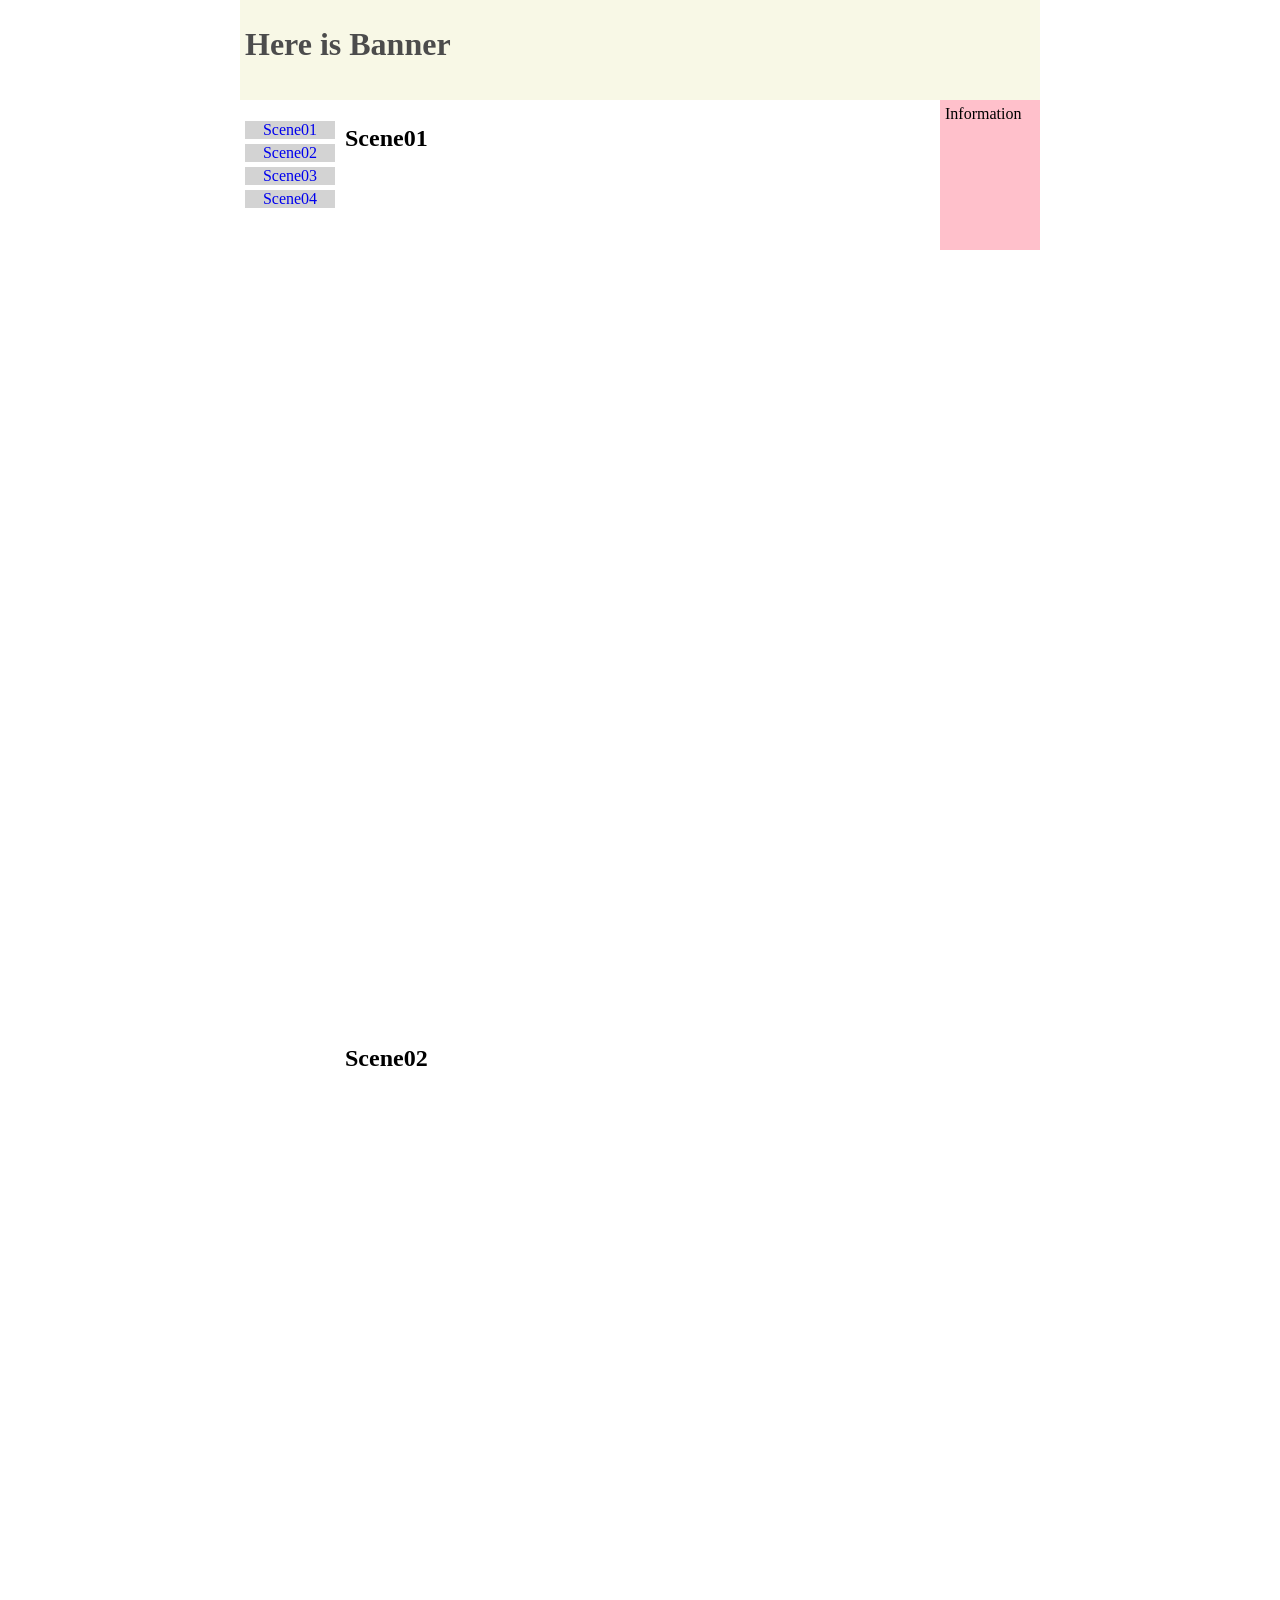
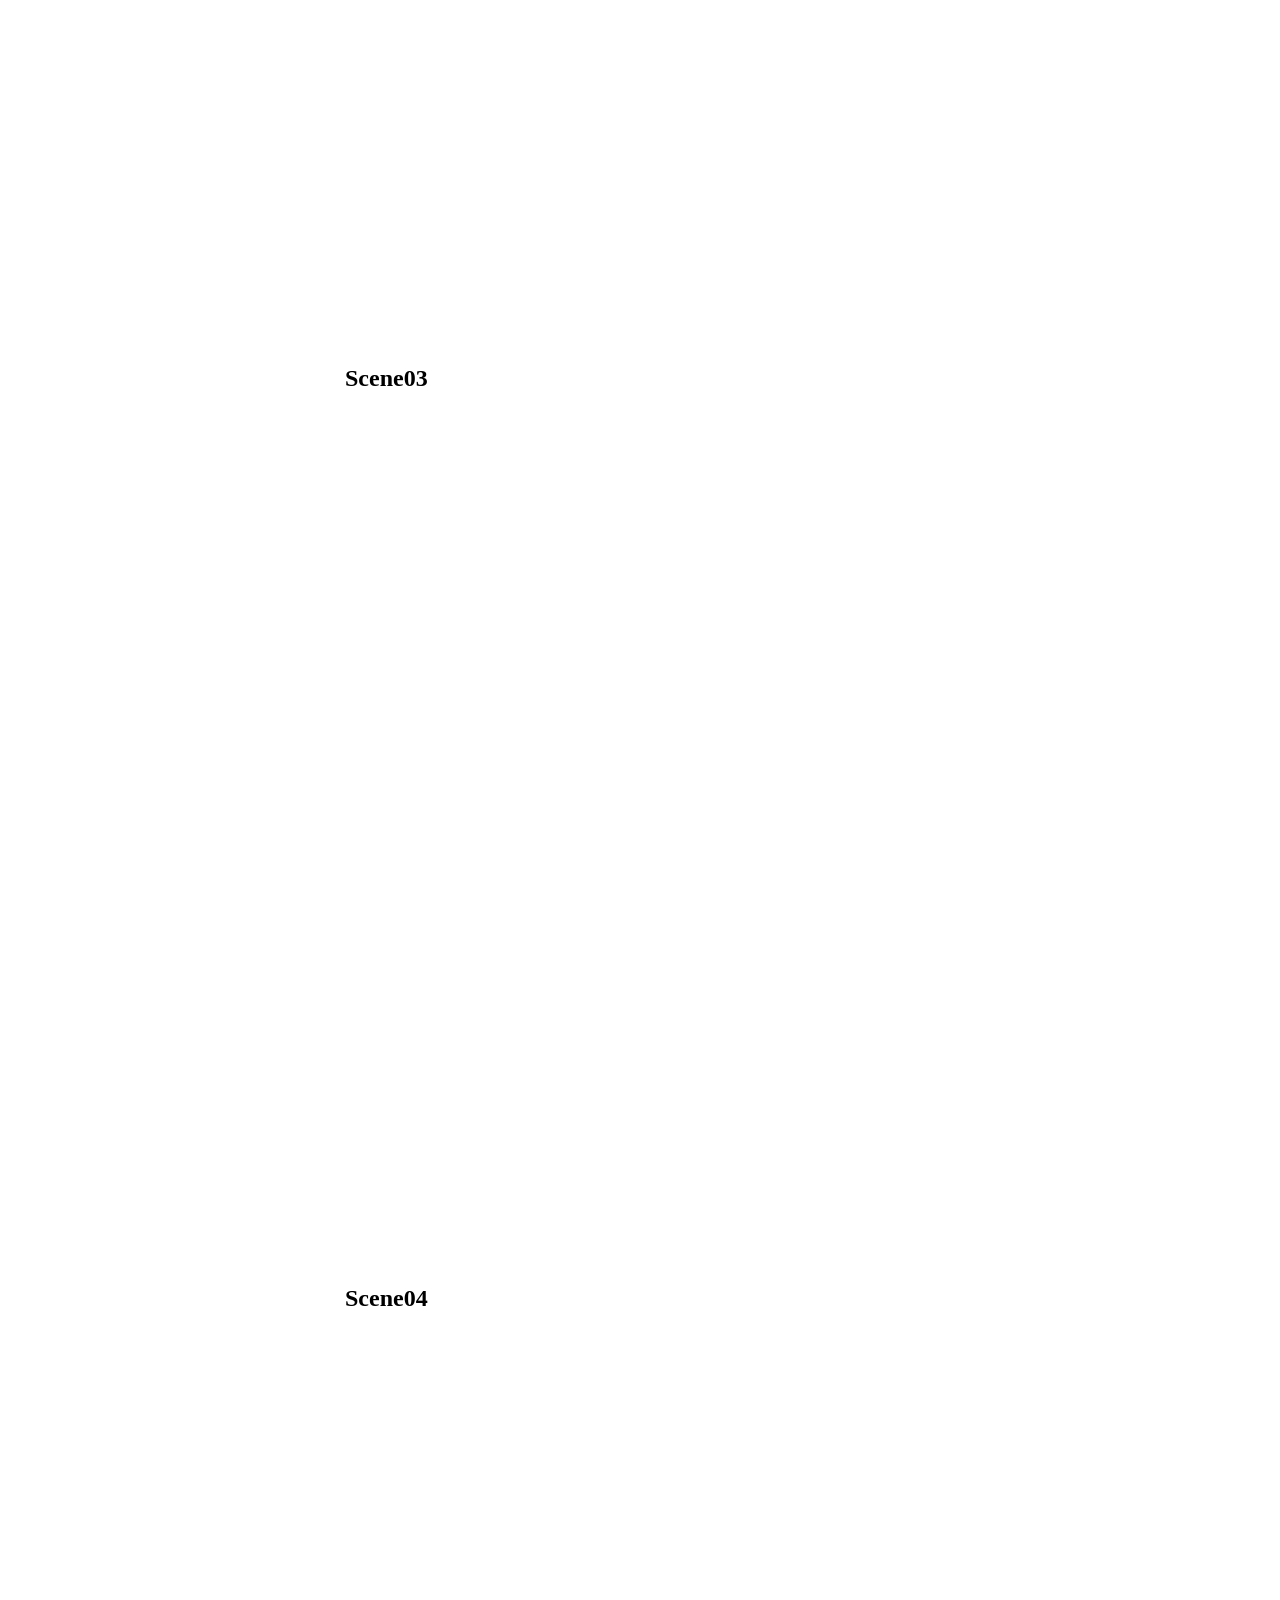
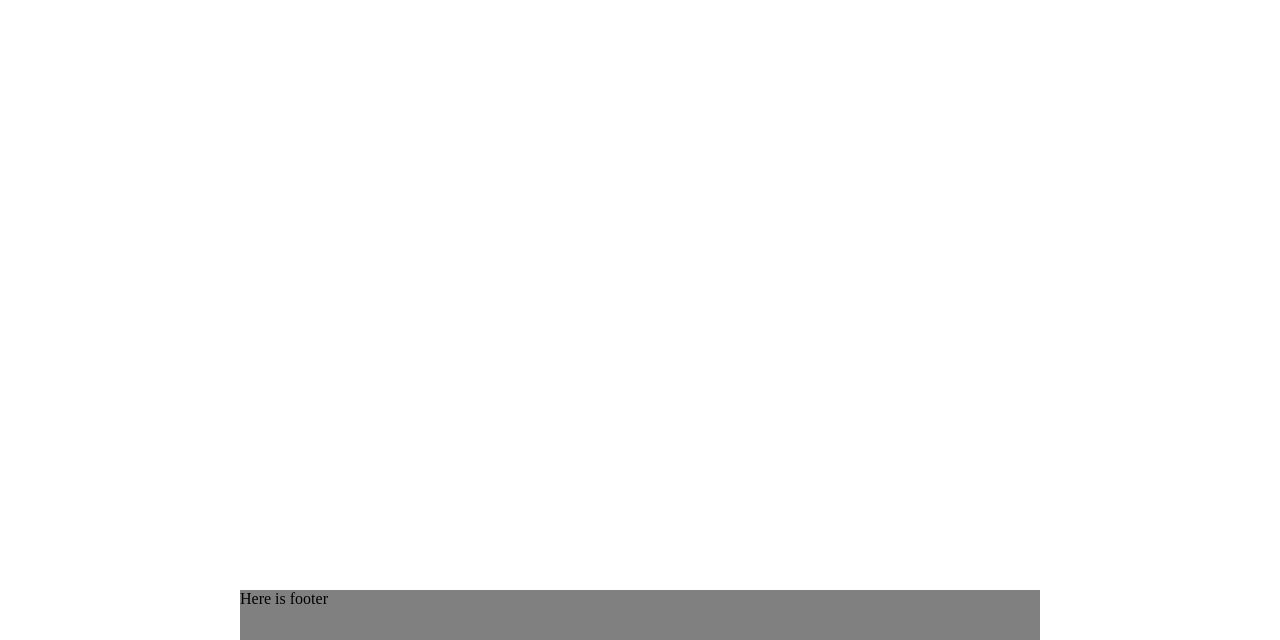
<file: as02/index.html>
<!DOCTYPE html>
<html lang="en">

<head>
    <meta charset="UTF-8">
    <meta name="viewport" content="width=device-width, initial-scale=1.0">
    <title>HTML + CSS Final</title>
    <link rel="stylesheet" href="style.css">
</head>

<body>
    <div id="wrapper">
        <div id="banner">
            <div class="text-container">
                <h1>Here is Banner</h1>
            </div>
        </div>

        <div id="banner-placeholder">
            <!-- Empty space reserved for the fixed banner. -->
        </div>

        <div class="container">
            <div id="nav">
                <div class="text-container">
                    <ul>
                        <li><a href="#scene01">Scene01</a></li>
                        <li><a href="#scene02">Scene02</a></li>
                        <li><a href="#scene03">Scene03</a></li>
                        <li><a href="#scene04">Scene04</a></li>
                    </ul>
                </div>
            </div>

            <div id="nav-placeholder">&nbsp;</div>

            <div id="content">
                <div class="text-container">
                    <section id="scene01">
                        <h1>Scene01</h1>
                    </section>

                    <section id="scene02">
                        <h1>Scene02</h1>
                    </section>

                    <section id="scene03">
                        <h1>Scene03</h1>
                    </section>

                    <section id="scene04">
                        <h1>Scene04</h1>
                    </section>
                </div>
            </div>

            <div id="supporting">
                <div class="text-container">Information</div>
            </div>
        </div>

        <div id="footer">Here is footer</div>
    </div>
</body>

</html>
</file>
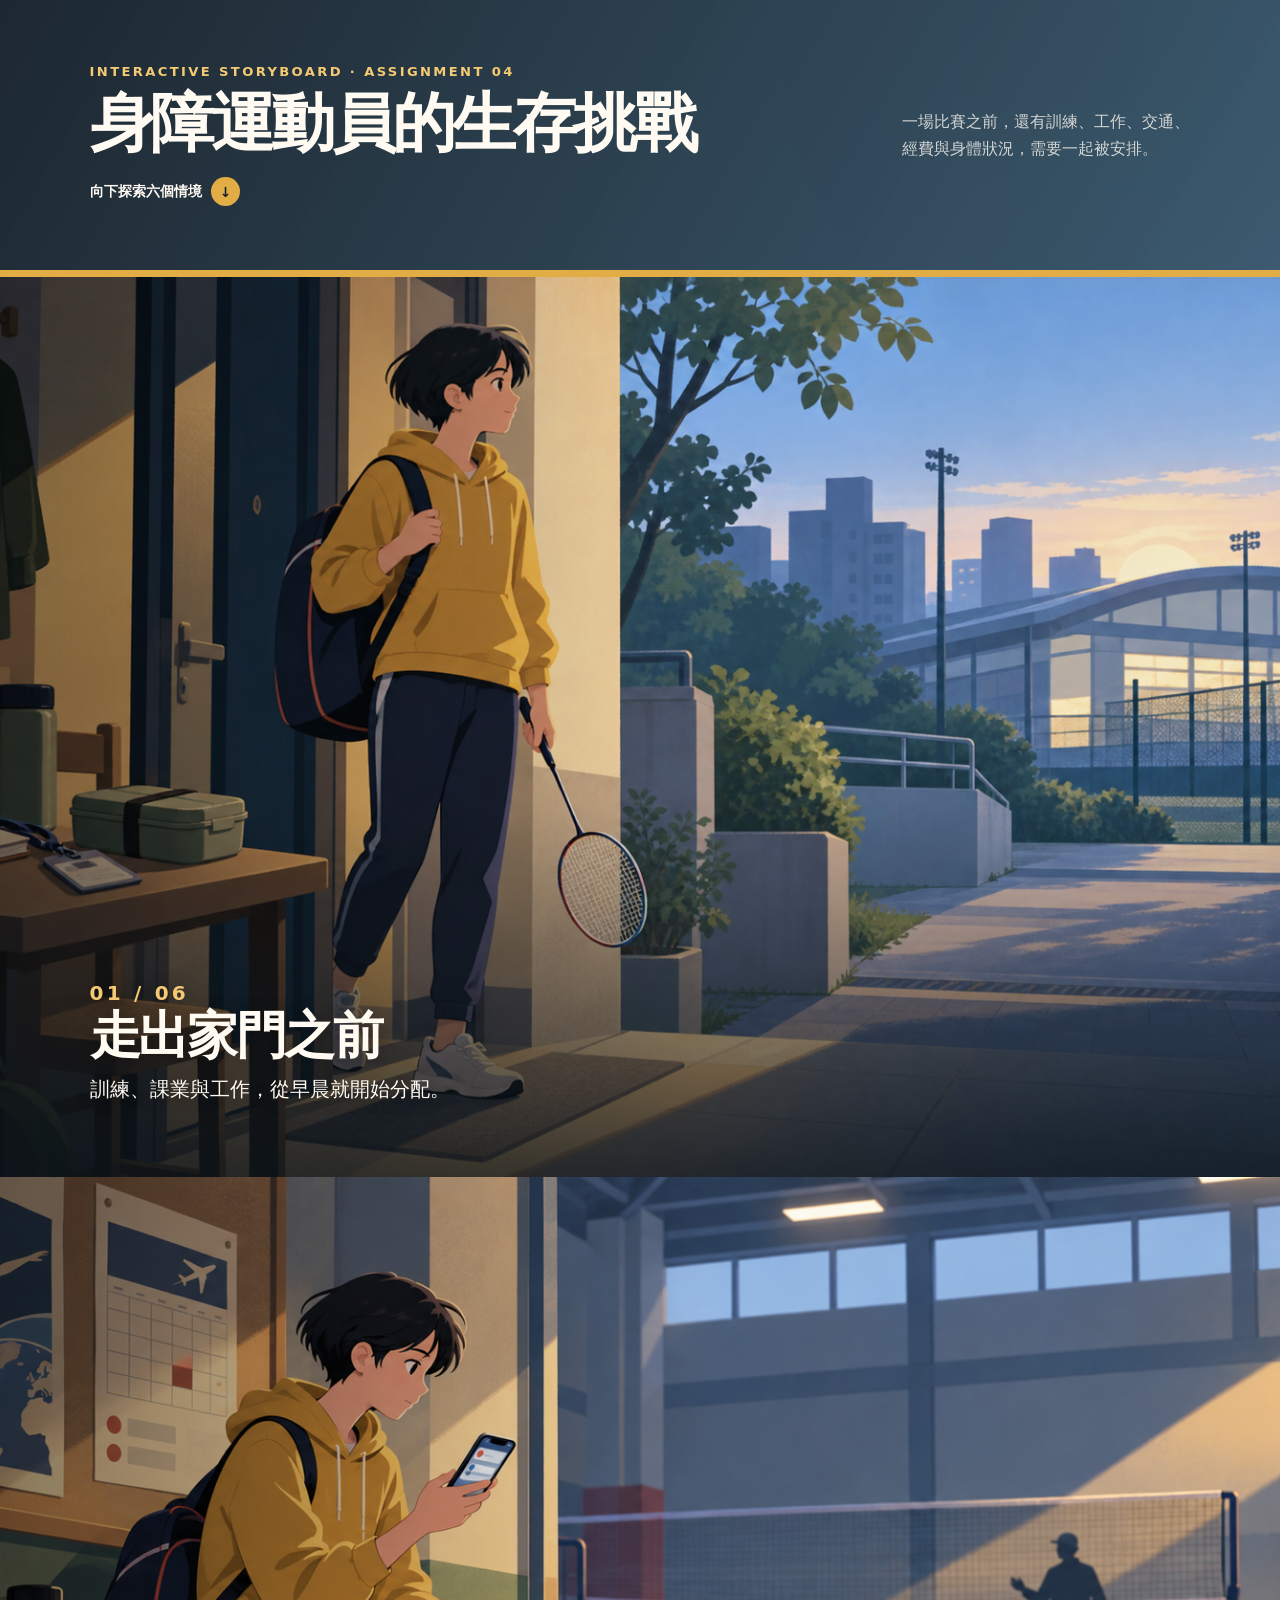
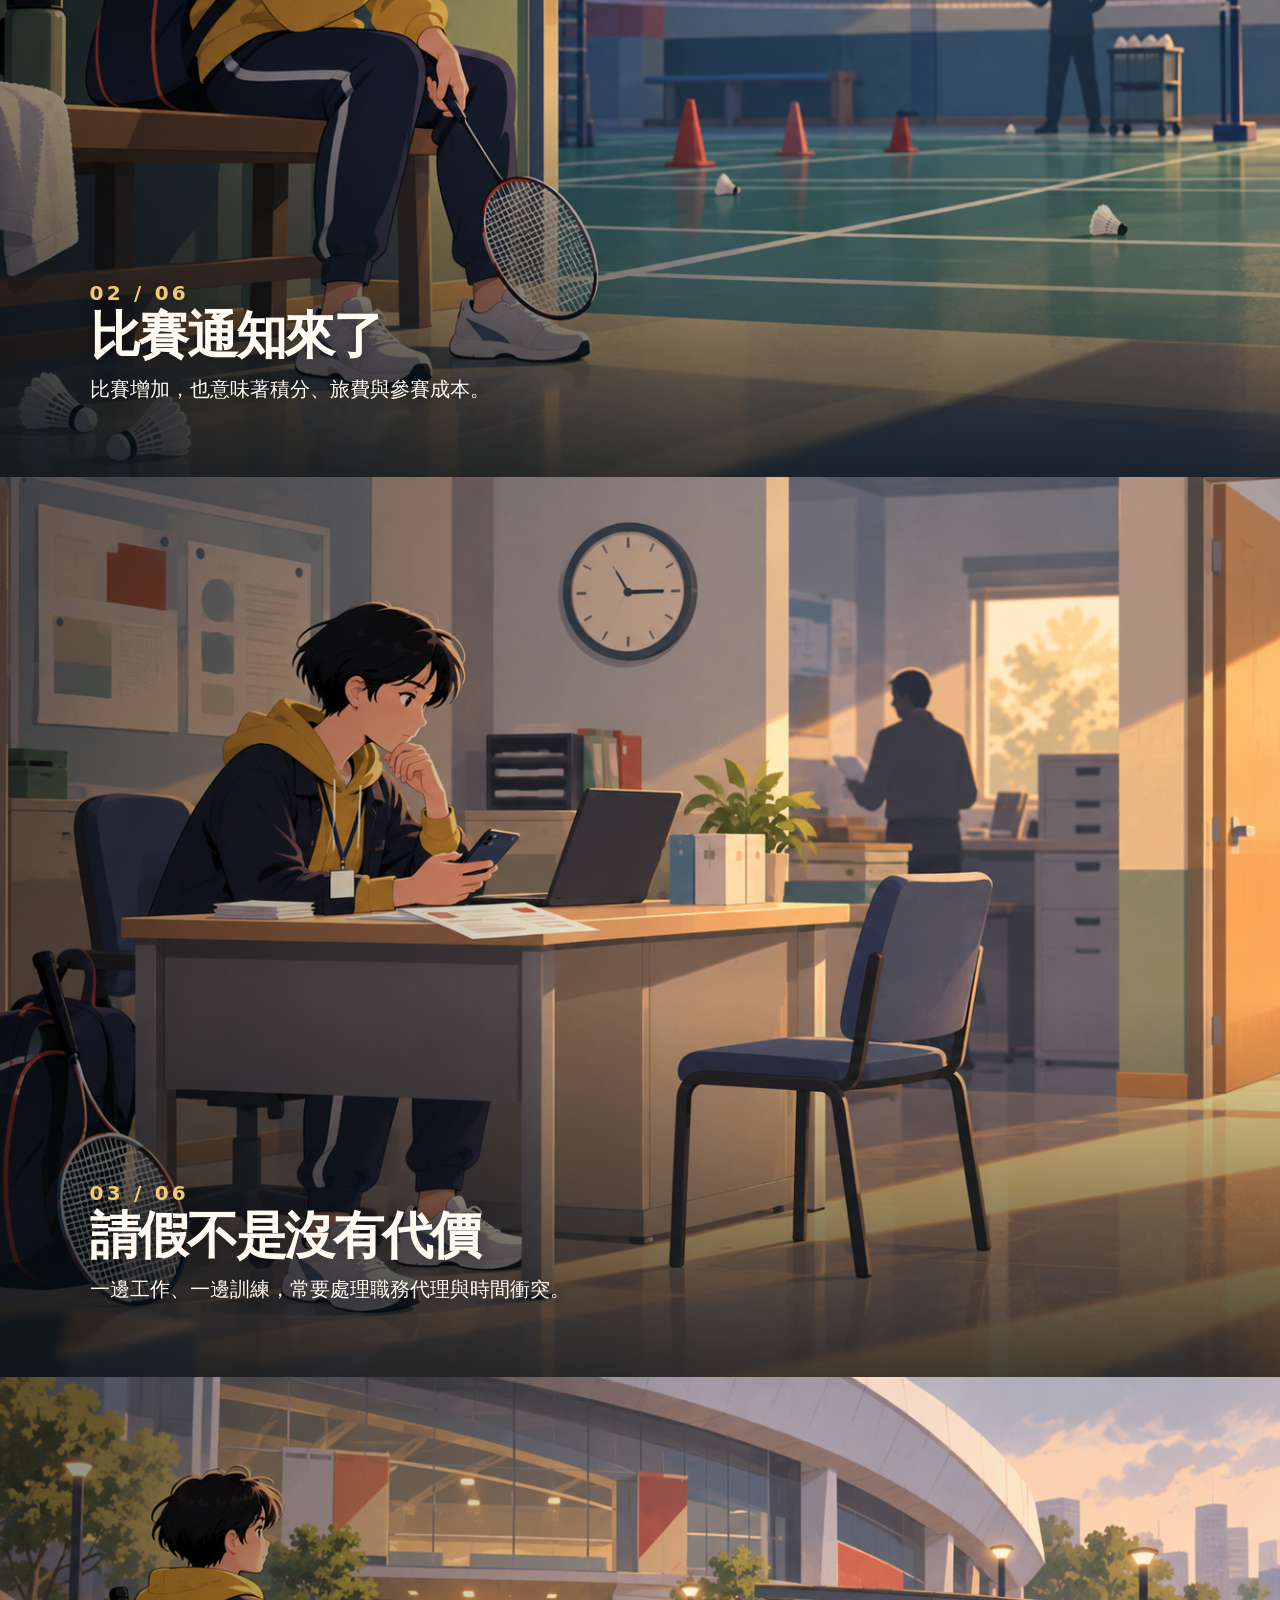
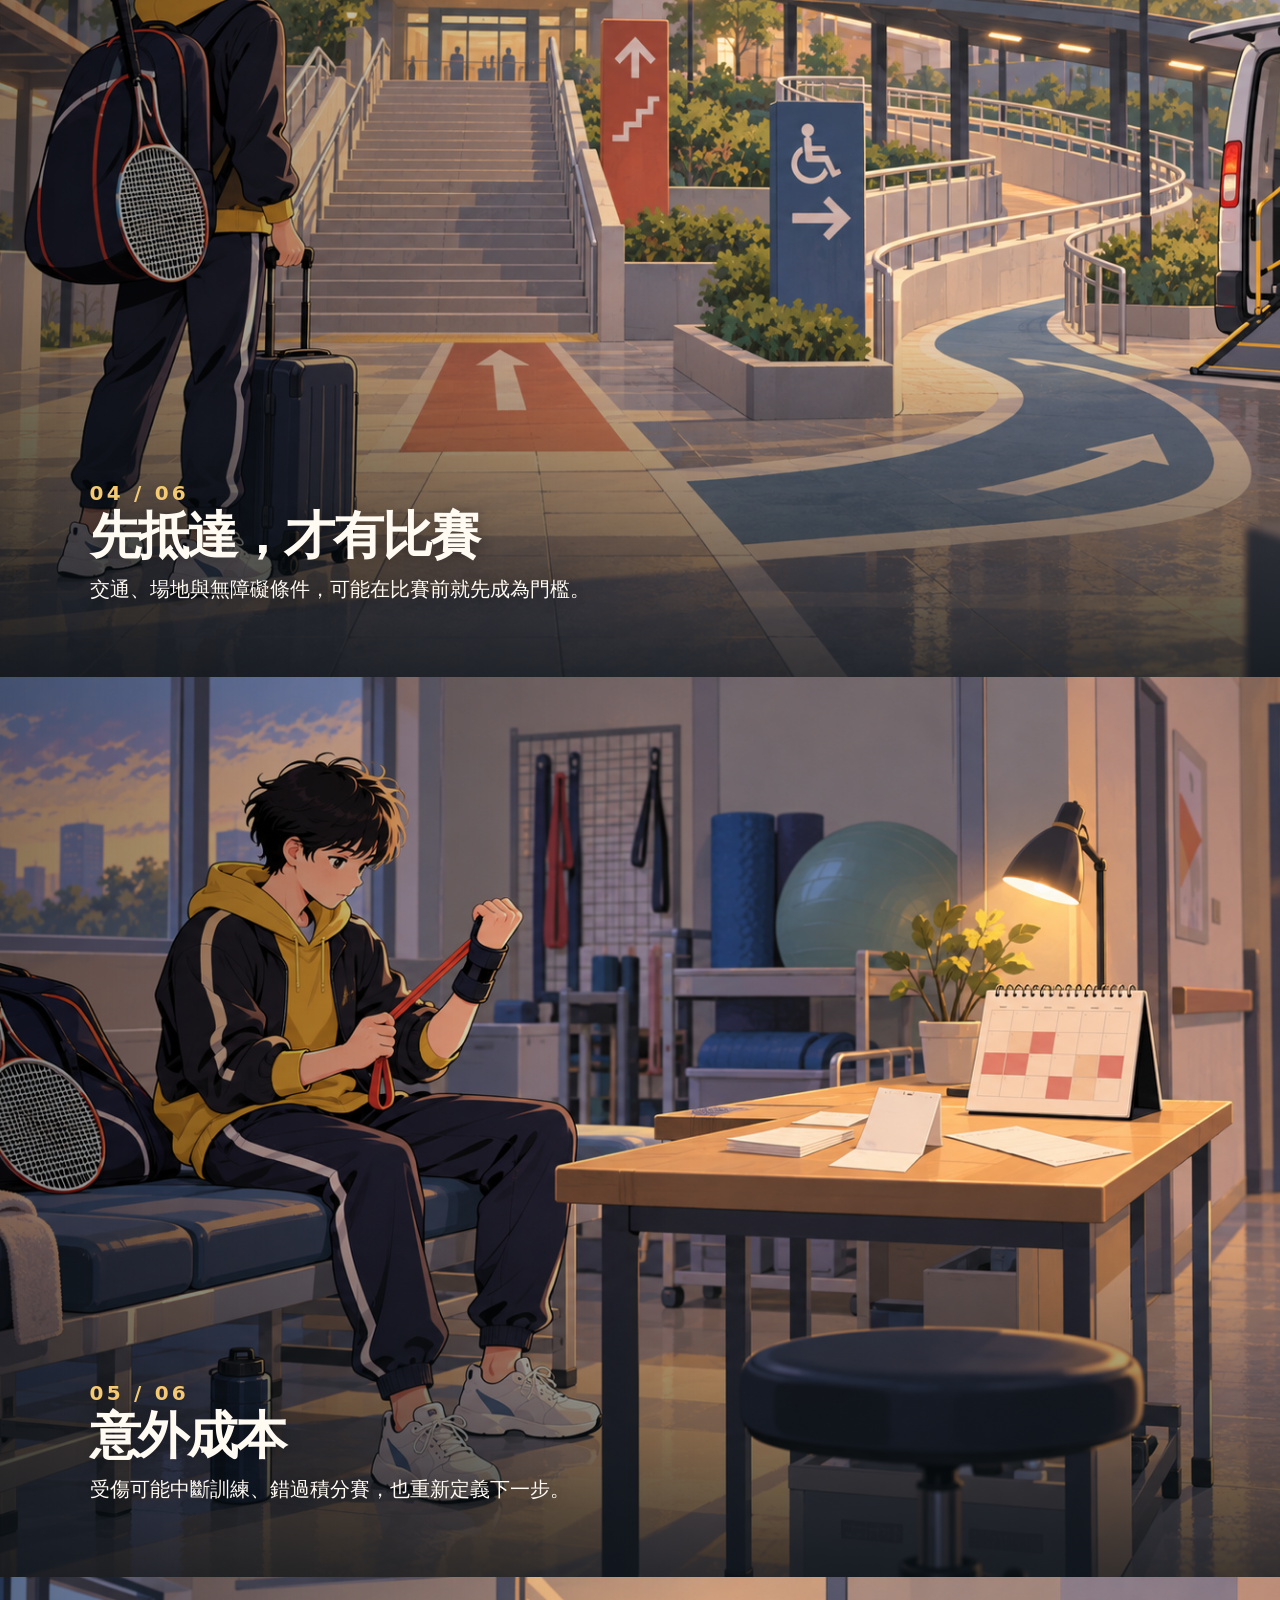
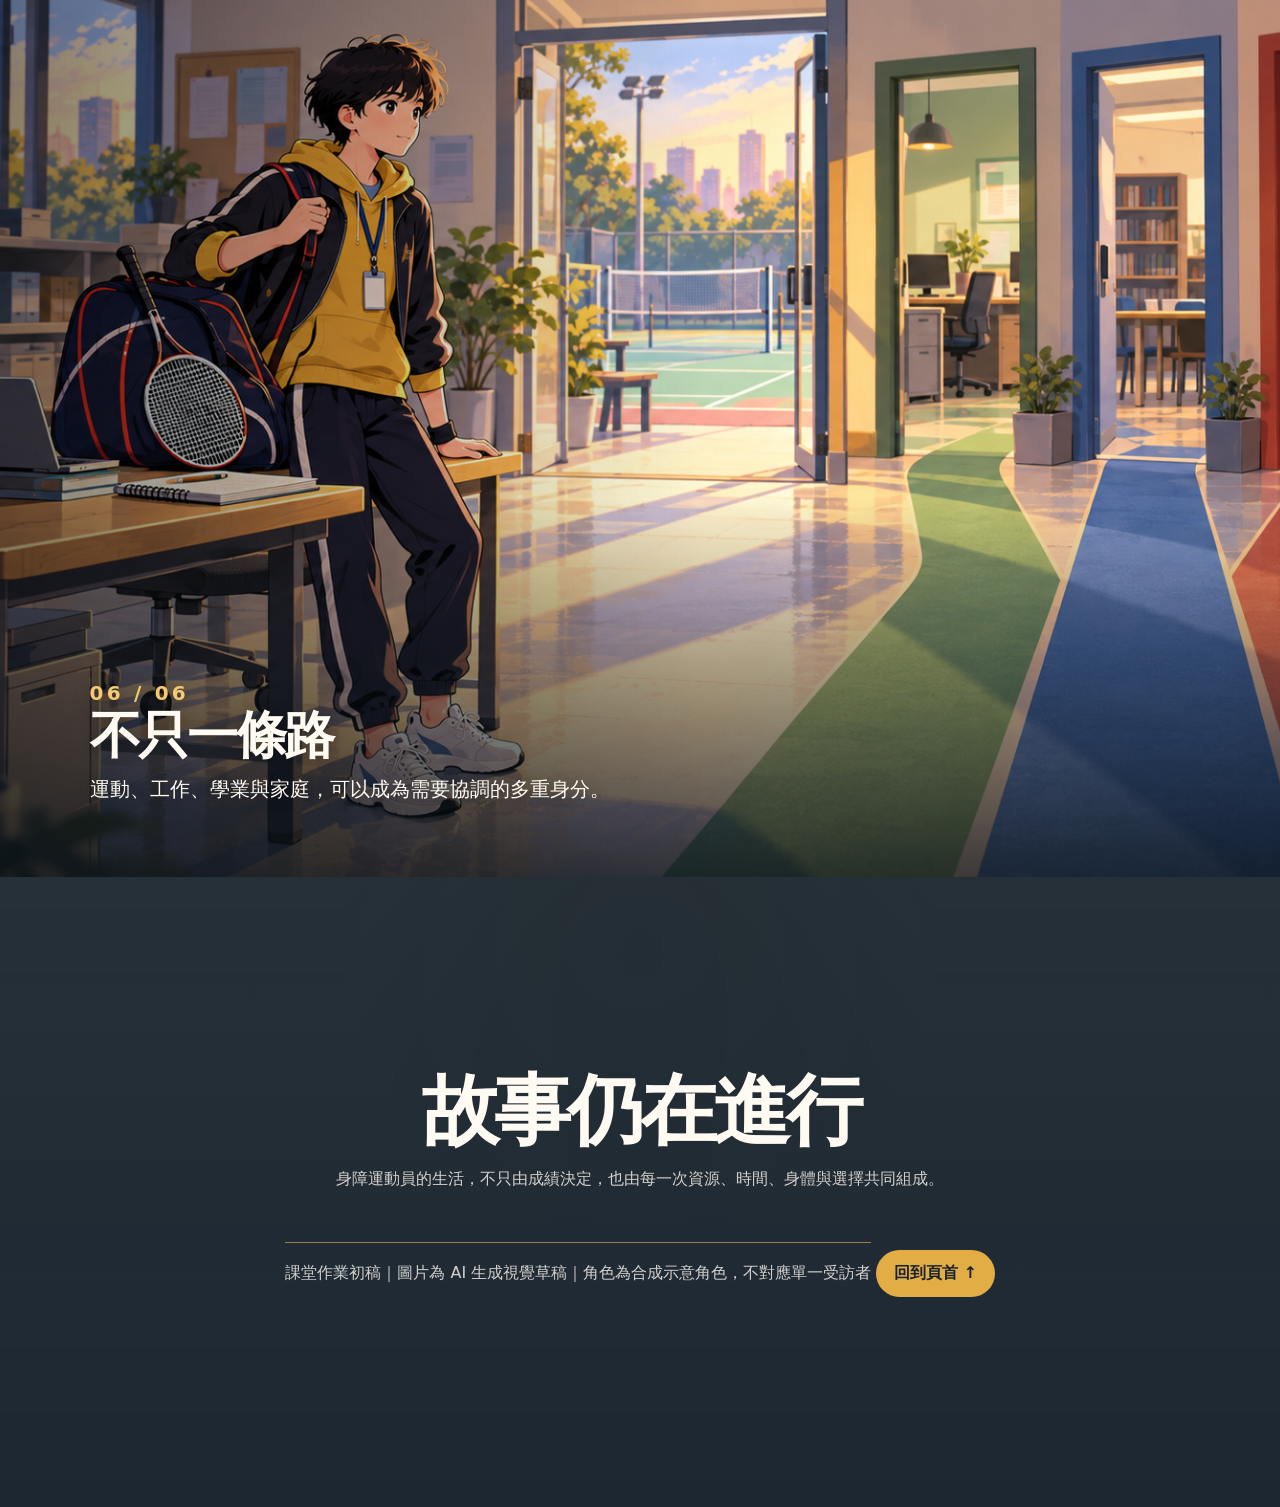
<file: as04/index.html>
<!DOCTYPE html>
<html lang="zh-Hant">
<head>
  <meta charset="UTF-8">
  <meta name="viewport" content="width=device-width, initial-scale=1.0">
  <meta name="description" content="身障運動員的生存挑戰：六個連續情境的互動式網頁故事草稿。">
  <title>身障運動員的生存挑戰</title>
  <style>
    :root {
      --ink: #18232d;
      --paper: #f5f0e8;
      --warm: #e3ad45;
      --blue: #34546b;
      --cream: #fffaf2;
    }

    * {
      box-sizing: border-box;
    }

    html {
      scroll-behavior: smooth;
      background: var(--ink);
    }

    body {
      margin: 0;
      color: var(--ink);
      background: var(--paper);
      font-family: system-ui, -apple-system, BlinkMacSystemFont, "Noto Sans TC", "Microsoft JhengHei", sans-serif;
    }

    a {
      color: inherit;
    }

    .skip-link {
      position: fixed;
      z-index: 20;
      top: 0.75rem;
      left: 0.75rem;
      padding: 0.7rem 1rem;
      color: var(--cream);
      background: var(--ink);
      border-radius: 999px;
      transform: translateY(-160%);
      transition: transform 180ms ease;
    }

    .skip-link:focus {
      transform: translateY(0);
    }

    .site-banner {
      min-height: 18svh;
      display: flex;
      align-items: center;
      justify-content: space-between;
      gap: 2rem;
      padding: clamp(2rem, 5vw, 4rem) clamp(1.25rem, 7vw, 8rem);
      color: var(--cream);
      background:
        linear-gradient(120deg, rgba(24, 35, 45, 0.98), rgba(52, 84, 107, 0.96)),
        radial-gradient(circle at 85% 20%, rgba(227, 173, 69, 0.5), transparent 28%);
      border-bottom: 0.45rem solid var(--warm);
    }

    .banner-copy {
      max-width: 48rem;
    }

    .eyebrow {
      margin: 0 0 0.7rem;
      color: #f5ca73;
      font-size: 0.82rem;
      font-weight: 800;
      letter-spacing: 0.18em;
    }

    h1 {
      margin: 0;
      font-size: clamp(2rem, 5vw, 5rem);
      line-height: 1.05;
      letter-spacing: -0.055em;
    }

    .banner-note {
      max-width: 18rem;
      margin: 0;
      color: rgba(255, 250, 242, 0.78);
      font-size: clamp(0.85rem, 1.5vw, 1rem);
      line-height: 1.7;
    }

    .scroll-cue {
      display: inline-flex;
      align-items: center;
      gap: 0.6rem;
      margin-top: 1.25rem;
      color: var(--cream);
      text-decoration: none;
      font-size: 0.86rem;
      font-weight: 700;
    }

    .scroll-cue::after {
      content: "↓";
      display: grid;
      width: 1.8rem;
      height: 1.8rem;
      place-items: center;
      color: var(--ink);
      background: var(--warm);
      border-radius: 50%;
    }

    .story {
      overflow: clip;
      background: var(--ink);
    }

    .story-panel {
      position: relative;
      min-height: 100svh;
      isolation: isolate;
      overflow: hidden;
      background: #18232d;
    }

    .story-panel::after {
      content: "";
      position: absolute;
      inset: auto 0 0;
      z-index: 1;
      height: 42%;
      pointer-events: none;
      background: linear-gradient(0deg, rgba(10, 18, 24, 0.78), transparent);
    }

    .story-image {
      position: absolute;
      inset: 0;
      width: 100%;
      height: 100%;
      display: block;
      object-fit: cover;
      object-position: center;
    }

    .story-panel::before {
      content: "";
      position: absolute;
      inset: 0;
      z-index: 1;
      pointer-events: none;
      background: linear-gradient(90deg, rgba(10, 18, 24, 0.48), transparent 55%);
      mix-blend-mode: multiply;
    }

    .story-caption {
      position: absolute;
      z-index: 2;
      right: clamp(1.25rem, 7vw, 8rem);
      bottom: clamp(1.5rem, 8vh, 5rem);
      left: clamp(1.25rem, 7vw, 8rem);
      max-width: 42rem;
      color: var(--cream);
      text-shadow: 0 0.15rem 1rem rgba(0, 0, 0, 0.35);
    }

    .story-index {
      margin: 0 0 0.45rem;
      color: #f5ca73;
      font-size: 0.82rem;
      font-weight: 900;
      letter-spacing: 0.16em;
    }

    .story-caption h2 {
      margin: 0 0 0.65rem;
      font-size: clamp(1.6rem, 4vw, 3.5rem);
      line-height: 1.05;
      letter-spacing: -0.045em;
    }

    .story-caption p {
      max-width: 35rem;
      margin: 0;
      font-size: clamp(0.95rem, 1.7vw, 1.25rem);
      line-height: 1.6;
    }

    .reveal {
      opacity: 0;
      transition: opacity 900ms ease, transform 1100ms cubic-bezier(0.22, 1, 0.36, 1);
    }

    .from-right {
      transform: translateX(18vw);
    }

    .from-left {
      transform: translateX(-18vw);
    }

    .from-bottom {
      transform: translateY(18vh);
    }

    .reveal.is-visible {
      opacity: 1;
      transform: translate3d(0, 0, 0);
    }

    .story-panel.from-right,
    .story-panel.from-left,
    .story-panel.from-bottom {
      opacity: 0;
    }

    .story-panel.is-visible {
      opacity: 1;
    }

    .story-panel.from-right.is-visible,
    .story-panel.from-left.is-visible,
    .story-panel.from-bottom.is-visible {
      transform: translate3d(0, 0, 0);
    }

    .story-panel.from-right,
    .story-panel.from-left,
    .story-panel.from-bottom {
      transition: opacity 900ms ease, transform 1100ms cubic-bezier(0.22, 1, 0.36, 1);
    }

    .site-footer {
      position: relative;
      min-height: 70svh;
      display: grid;
      place-items: center;
      padding: 5rem 1.25rem;
      color: var(--cream);
      text-align: center;
      background:
        linear-gradient(rgba(24, 35, 45, 0.94), rgba(24, 35, 45, 0.98)),
        radial-gradient(circle at 50% 10%, rgba(227, 173, 69, 0.42), transparent 35%);
    }

    .footer-inner {
      max-width: 46rem;
    }

    .footer-inner h2 {
      margin: 0 0 1rem;
      font-size: clamp(2rem, 6vw, 5rem);
      line-height: 1;
      letter-spacing: -0.055em;
    }

    .footer-inner p {
      margin: 0 auto 1.5rem;
      color: rgba(255, 250, 242, 0.8);
      font-size: 1rem;
      line-height: 1.8;
    }

    .footer-meta {
      display: inline-block;
      padding-top: 1rem;
      color: #f5ca73;
      border-top: 1px solid rgba(245, 202, 115, 0.55);
      font-size: 0.82rem;
      line-height: 1.6;
    }

    .back-to-top {
      display: inline-flex;
      align-items: center;
      gap: 0.5rem;
      margin-top: 2rem;
      padding: 0.8rem 1.1rem;
      color: var(--ink);
      background: var(--warm);
      border-radius: 999px;
      font-weight: 800;
      text-decoration: none;
    }

    @media (max-width: 700px) {
      .site-banner {
        display: block;
      }

      .banner-note {
        max-width: 32rem;
        margin-top: 1.25rem;
      }

      .story-image {
        object-position: 58% center;
      }

      .story-caption {
        bottom: 1.5rem;
      }

      .story-caption h2 {
        font-size: clamp(1.6rem, 9vw, 2.6rem);
      }

      .story-caption p {
        font-size: 0.95rem;
      }
    }

    @media (prefers-reduced-motion: reduce) {
      html {
        scroll-behavior: auto;
      }

      .reveal,
      .story-panel.from-right,
      .story-panel.from-left,
      .story-panel.from-bottom {
        opacity: 1;
        transform: none;
        transition: none;
      }
    }
  </style>
</head>
<body>
  <a class="skip-link" href="#story">跳到故事內容</a>

  <header class="site-banner" id="top">
    <div class="banner-copy">
      <p class="eyebrow">INTERACTIVE STORYBOARD · ASSIGNMENT 04</p>
      <h1>身障運動員的生存挑戰</h1>
      <a class="scroll-cue" href="#story">向下探索六個情境</a>
    </div>
    <p class="banner-note">一場比賽之前，還有訓練、工作、交通、經費與身體狀況，需要一起被安排。</p>
  </header>

  <main class="story" id="story">
    <section class="story-panel is-visible" aria-labelledby="story-title-01">
      <img class="story-image" src="01-morning-departure.png" alt="運動員在家門口背著球袋，準備走向訓練場地。">
      <div class="story-caption">
        <p class="story-index">01 / 06</p>
        <h2 id="story-title-01">走出家門之前</h2>
        <p>訓練、課業與工作，從早晨就開始分配。</p>
      </div>
    </section>

    <section class="story-panel from-right reveal" aria-labelledby="story-title-02">
      <img class="story-image" src="02-training-notification.png" alt="運動員坐在羽球場旁查看手機，遠處有人正在場上訓練。">
      <div class="story-caption">
        <p class="story-index">02 / 06</p>
        <h2 id="story-title-02">比賽通知來了</h2>
        <p>比賽增加，也意味著積分、旅費與參賽成本。</p>
      </div>
    </section>

    <section class="story-panel from-right reveal" aria-labelledby="story-title-03">
      <img class="story-image" src="03-work-training-conflict.png" alt="運動員在辦公桌前看著手機，球袋與球拍放在一旁。">
      <div class="story-caption">
        <p class="story-index">03 / 06</p>
        <h2 id="story-title-03">請假不是沒有代價</h2>
        <p>一邊工作、一邊訓練，常要處理職務代理與時間衝突。</p>
      </div>
    </section>

    <section class="story-panel from-bottom reveal" aria-labelledby="story-title-04">
      <img class="story-image" src="04-access-route.png" alt="運動員站在比賽場館外，看著階梯與無障礙坡道形成的兩條路徑。">
      <div class="story-caption">
        <p class="story-index">04 / 06</p>
        <h2 id="story-title-04">先抵達，才有比賽</h2>
        <p>交通、場地與無障礙條件，可能在比賽前就先成為門檻。</p>
      </div>
    </section>

    <section class="story-panel from-left reveal" aria-labelledby="story-title-05">
      <img class="story-image" src="05-recovery-cost.png" alt="運動員在復健空間進行手腕伸展，球拍與球袋放在旁邊。">
      <div class="story-caption">
        <p class="story-index">05 / 06</p>
        <h2 id="story-title-05">意外成本</h2>
        <p>受傷可能中斷訓練、錯過積分賽，也重新定義下一步。</p>
      </div>
    </section>

    <section class="story-panel from-left reveal" aria-labelledby="story-title-06">
      <img class="story-image" src="06-open-futures.png" alt="運動員站在結合辦公空間與羽球場的場地，前方有三條不同顏色的路徑。">
      <div class="story-caption">
        <p class="story-index">06 / 06</p>
        <h2 id="story-title-06">不只一條路</h2>
        <p>運動、工作、學業與家庭，可以成為需要協調的多重身分。</p>
      </div>
    </section>
  </main>

  <footer class="site-footer from-bottom reveal" id="end">
    <div class="footer-inner">
      <h2>故事仍在進行</h2>
      <p>身障運動員的生活，不只由成績決定，也由每一次資源、時間、身體與選擇共同組成。</p>
      <p class="footer-meta">課堂作業初稿｜圖片為 AI 生成視覺草稿｜角色為合成示意角色，不對應單一受訪者</p>
      <a class="back-to-top" href="#top">回到頁首 ↑</a>
    </div>
  </footer>

  <script>
    const revealItems = document.querySelectorAll('.reveal');

    const revealObserver = new IntersectionObserver((entries) => {
      entries.forEach((entry) => {
        if (entry.isIntersecting) {
          entry.target.classList.add('is-visible');
        }
      });
    }, {
      threshold: 0.42,
    });

    revealItems.forEach((item) => revealObserver.observe(item));
  </script>
</body>
</html>
</file>
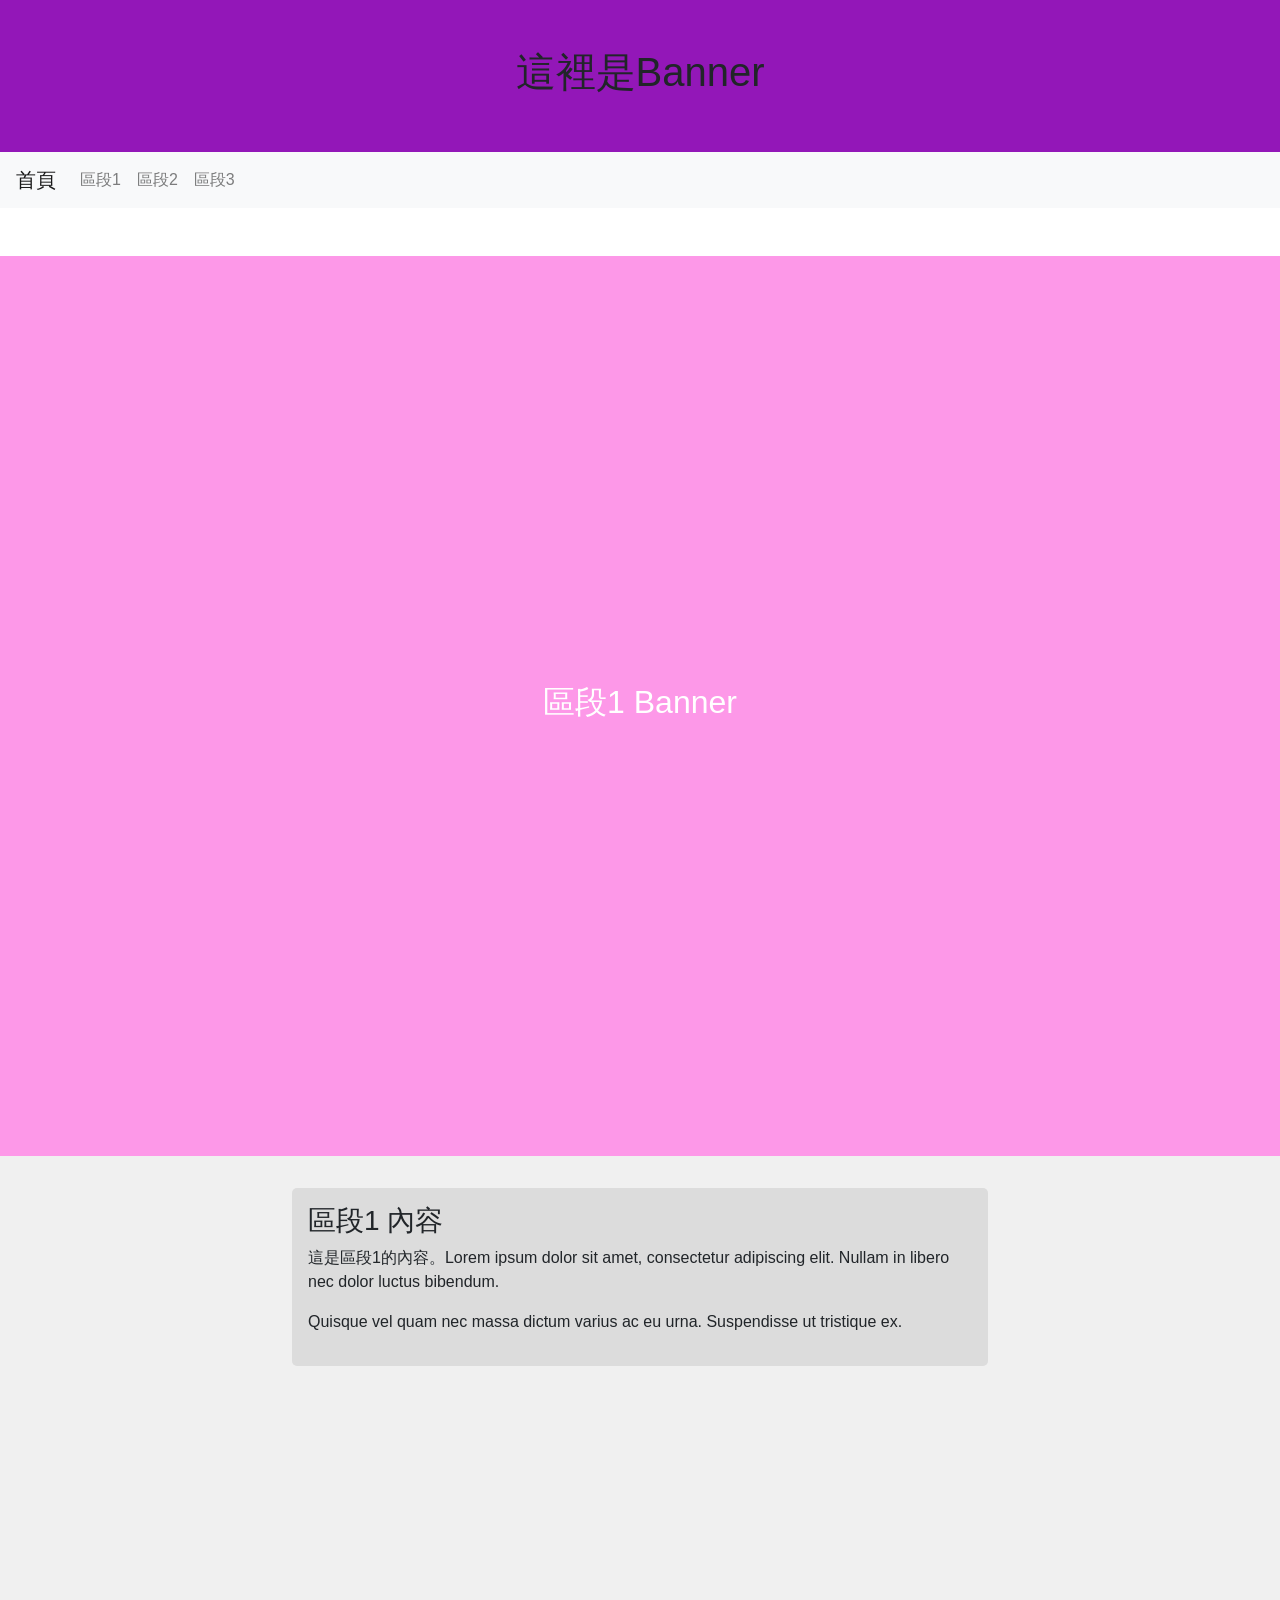
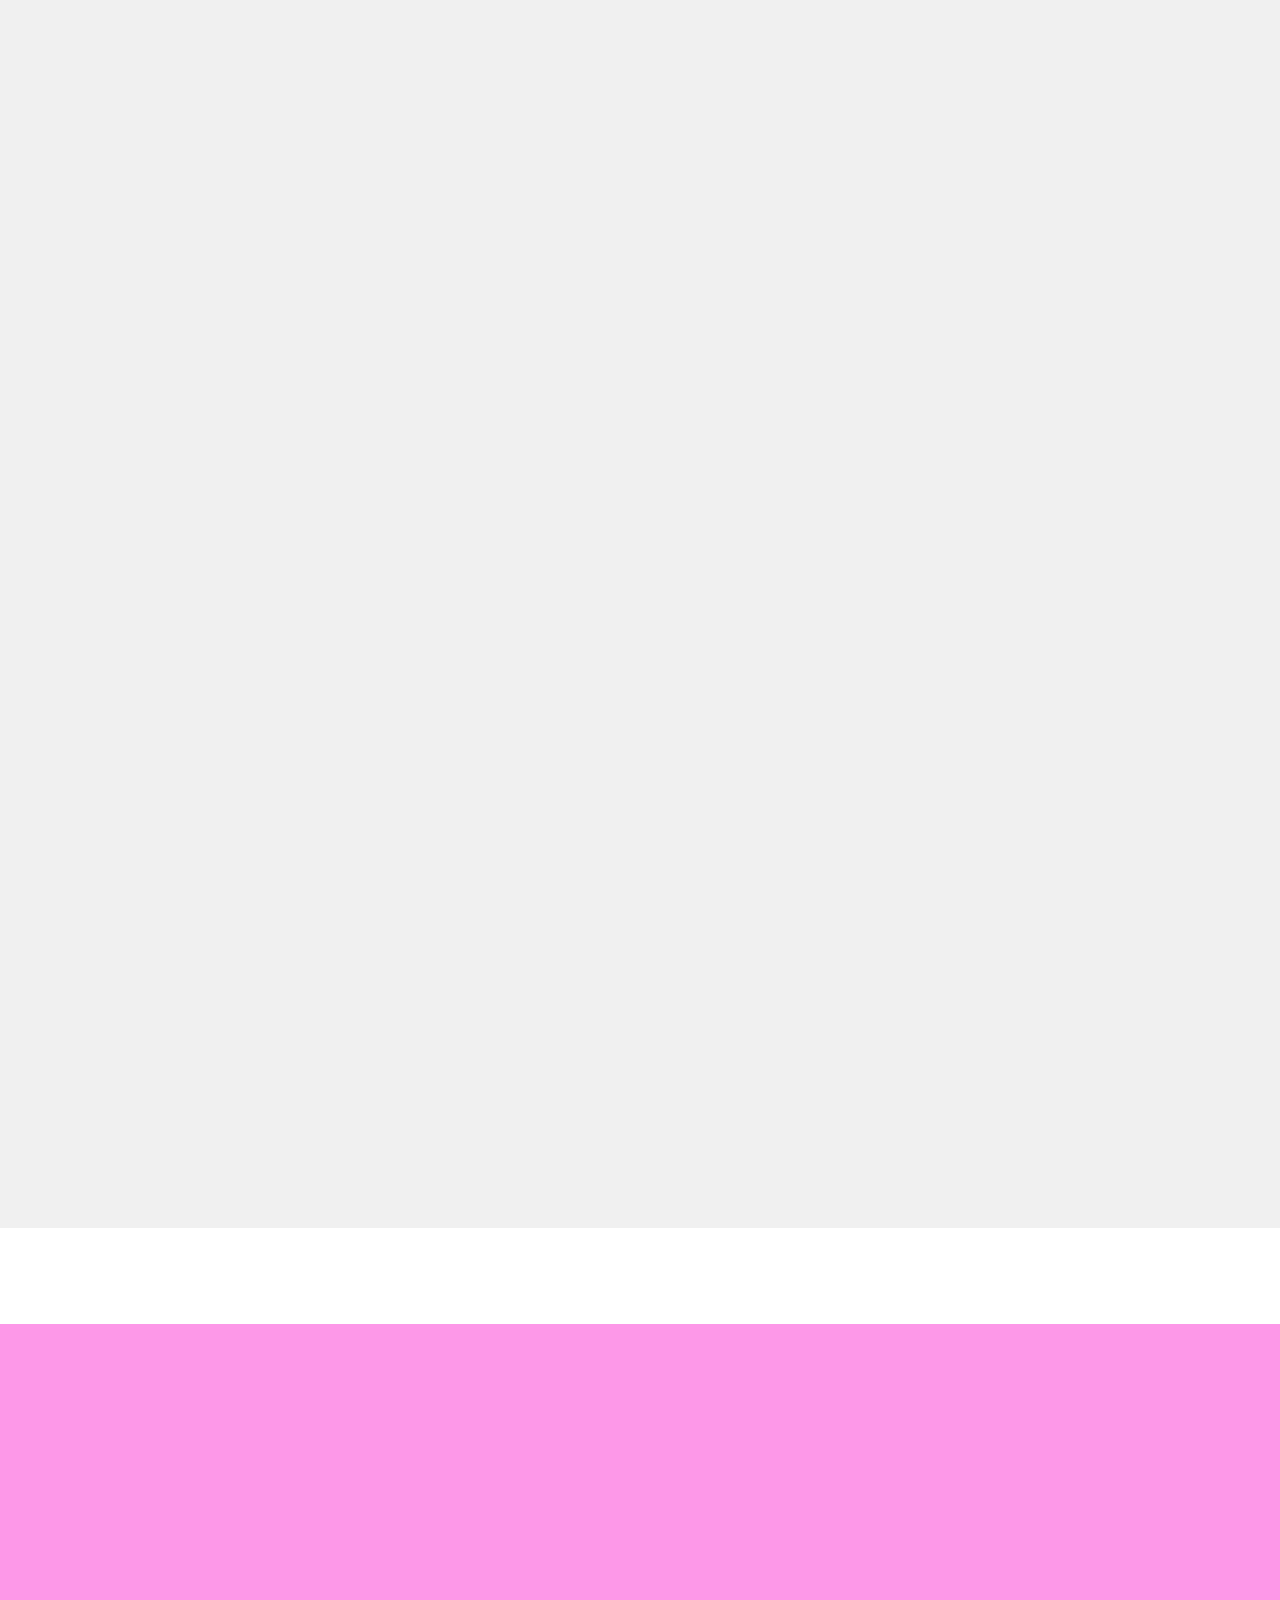
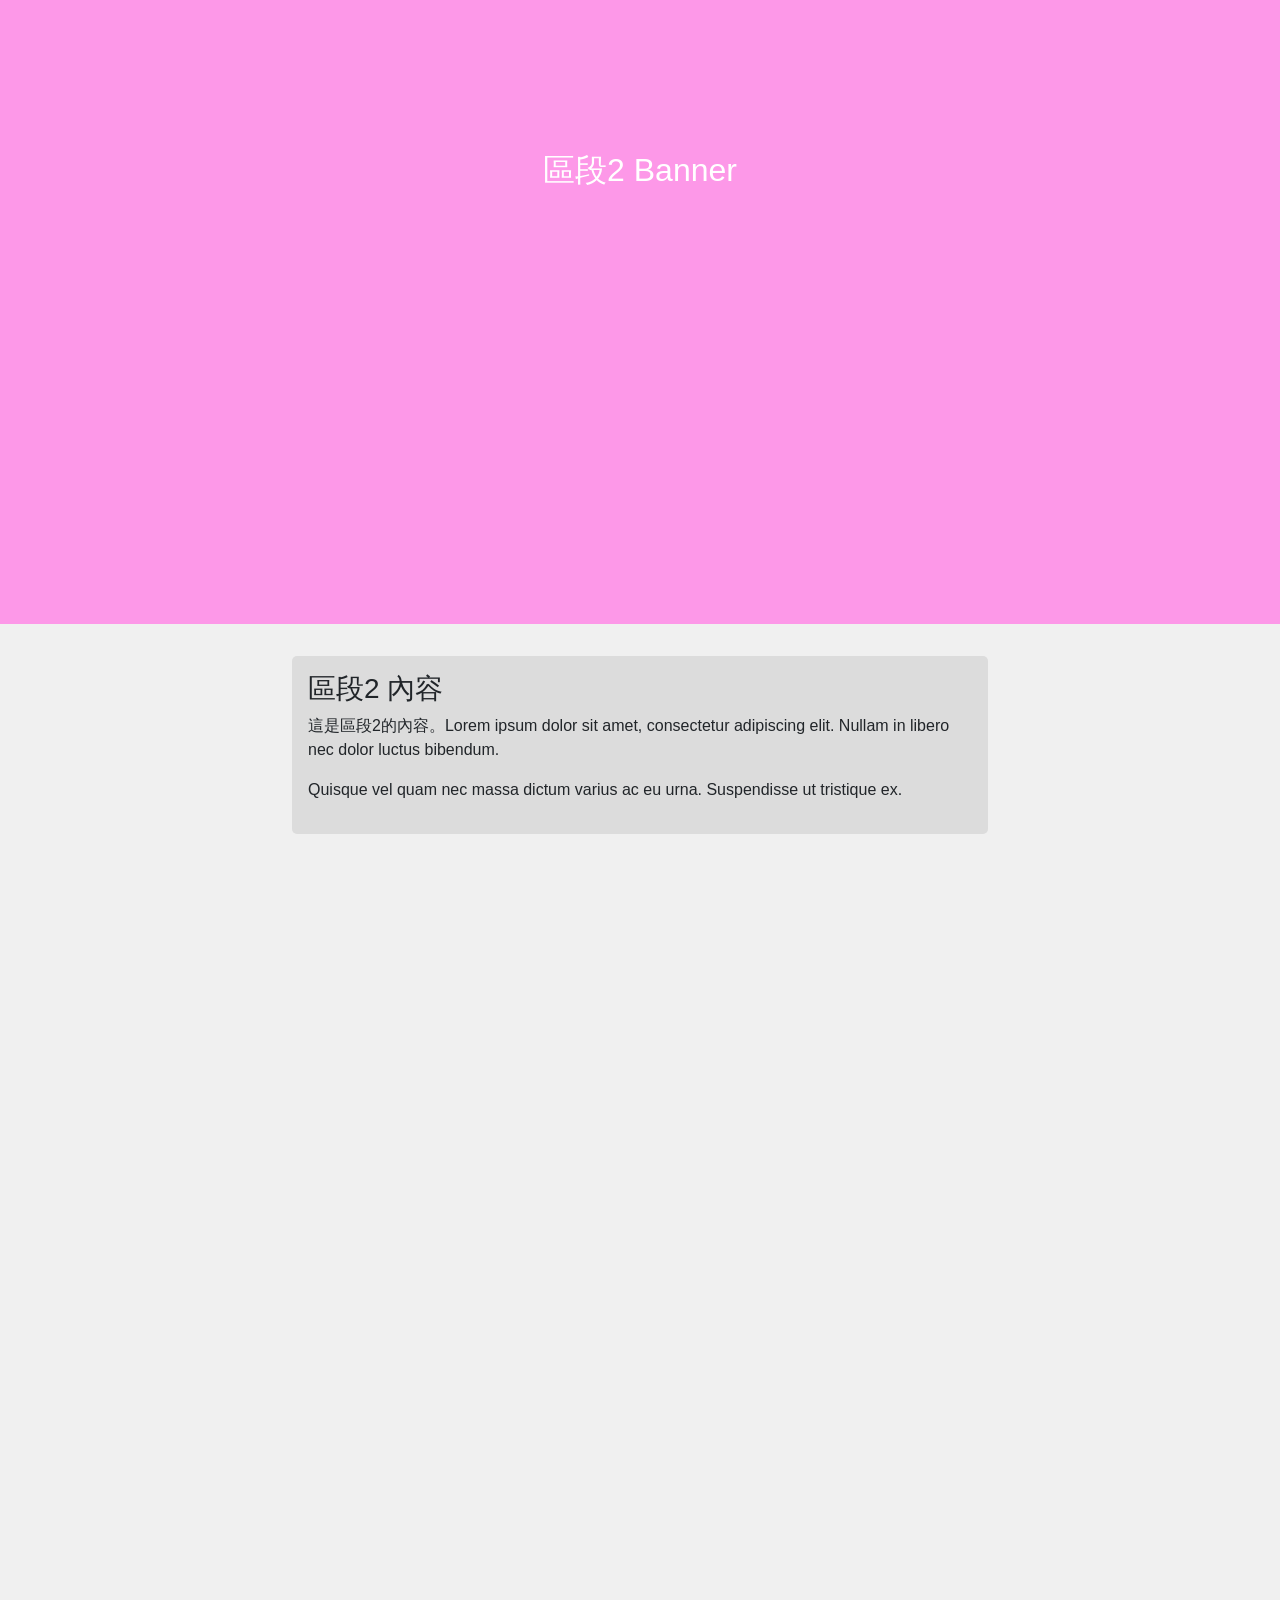
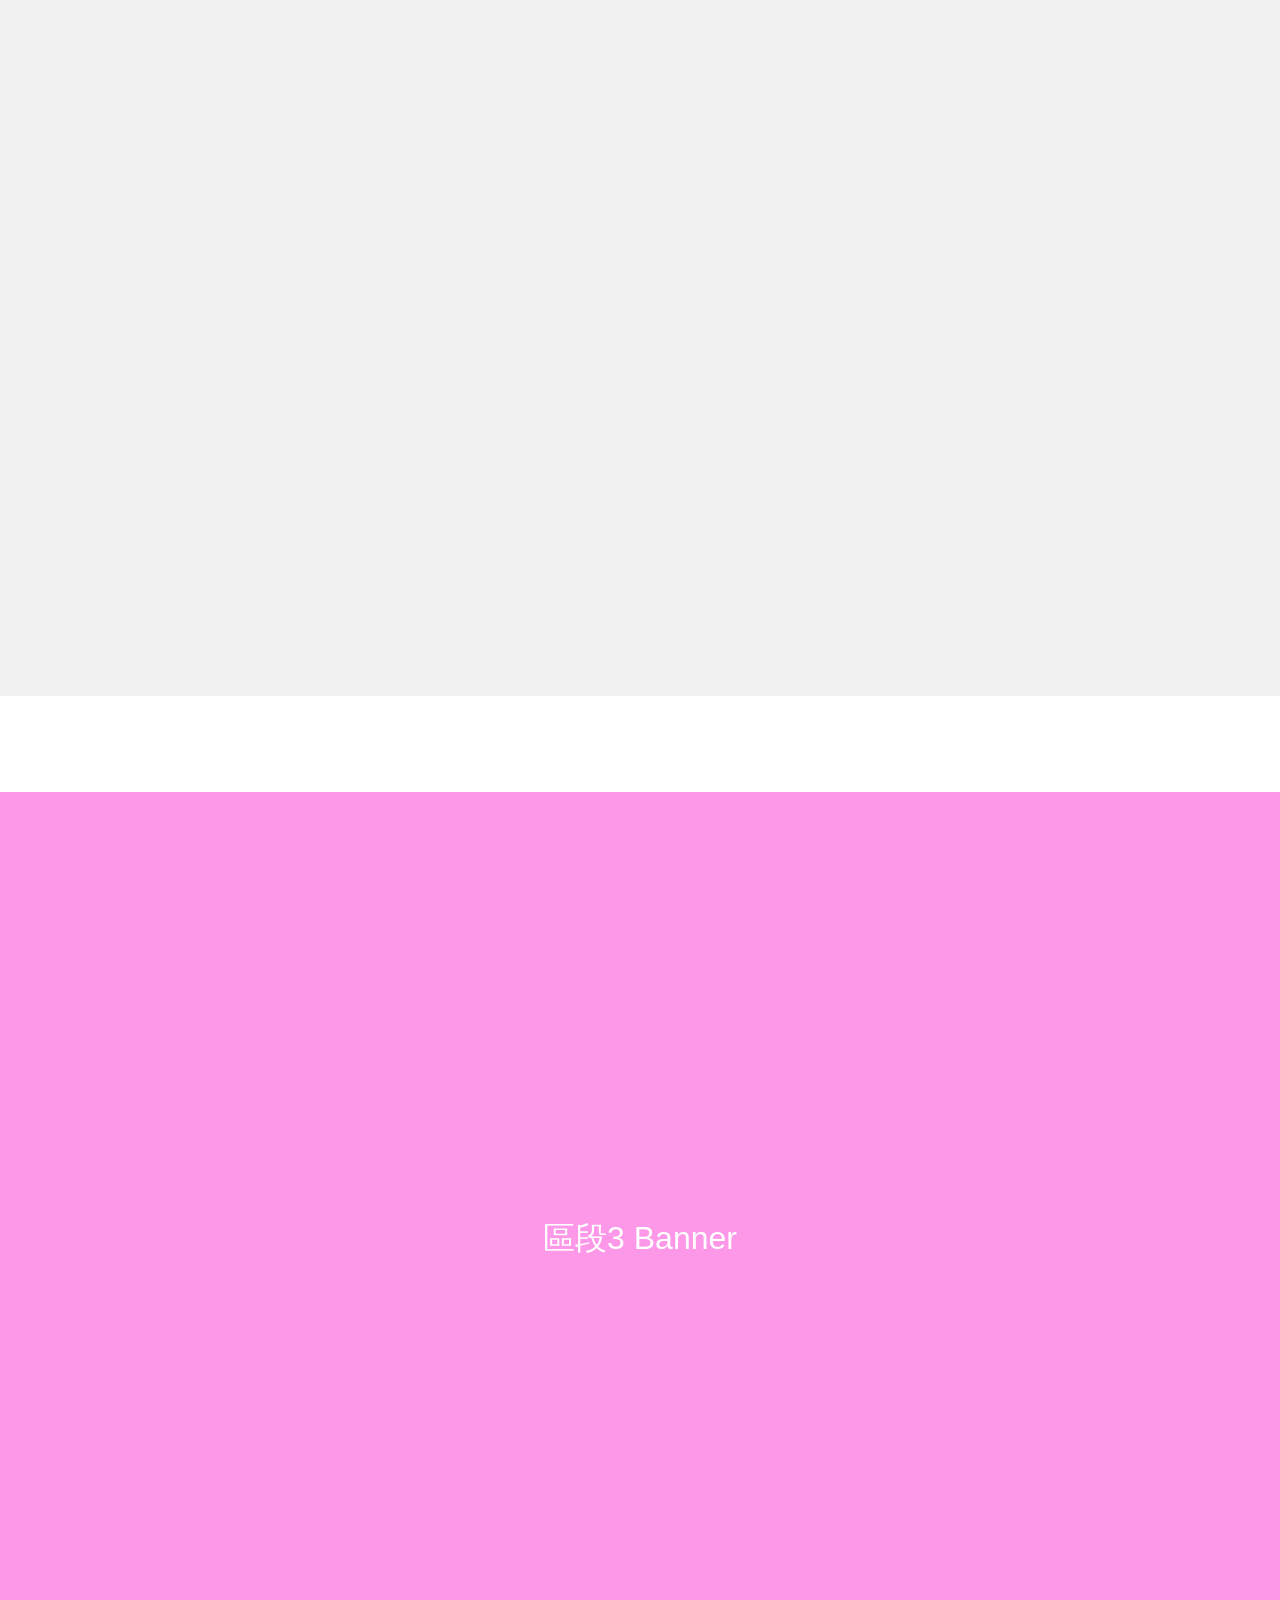
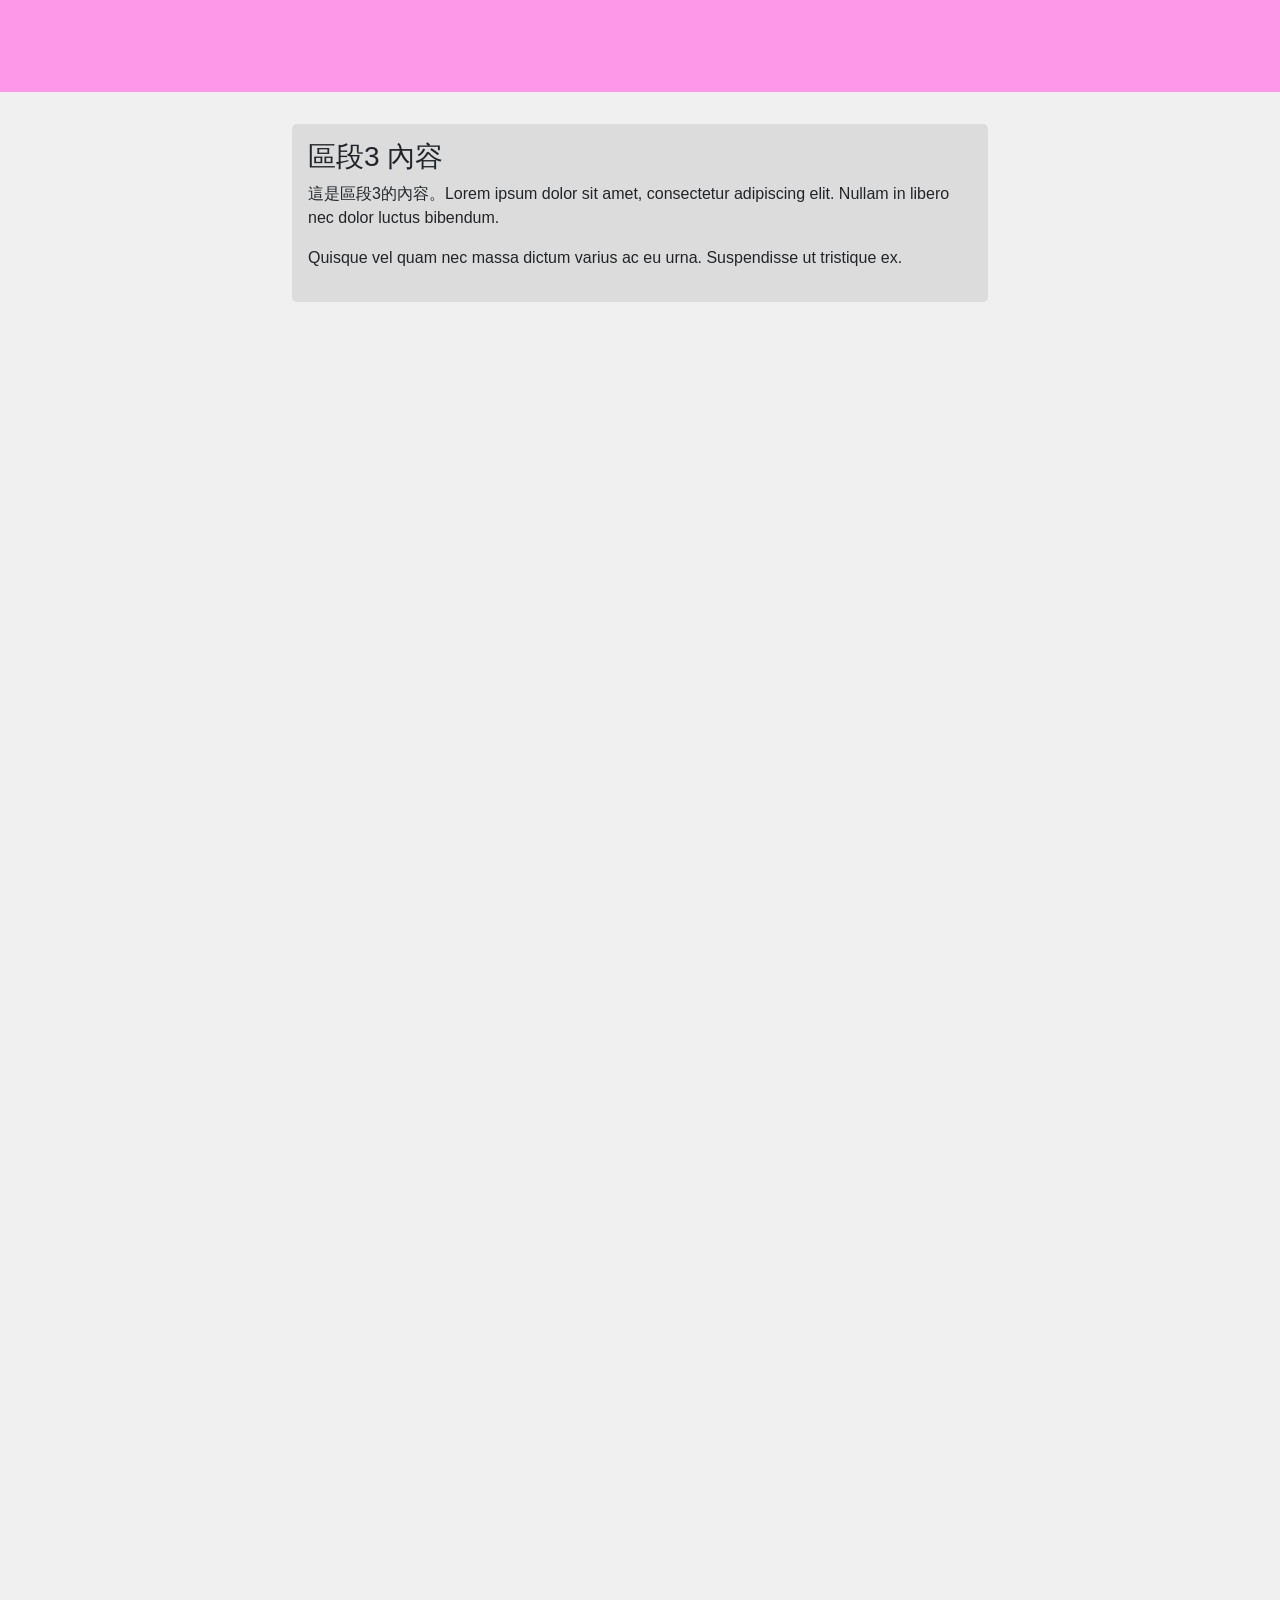
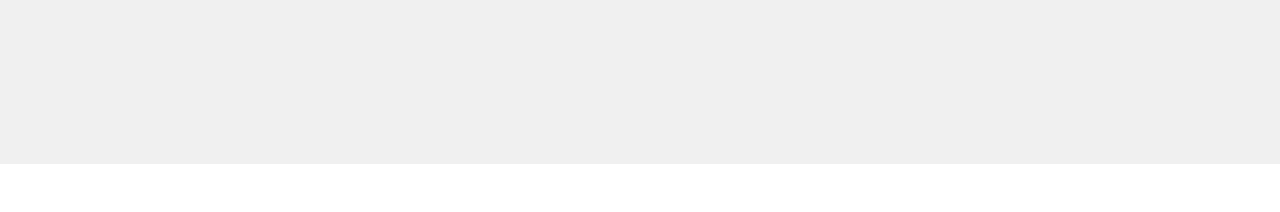
<file: as05/index.html>
<!DOCTYPE html>
<html lang="zh-Hant">
<head>
<meta charset="UTF-8">
<meta name="viewport" content="width=device-width, initial-scale=1">
<title>網頁範例｜Banner 與置頂導覽</title>
<style>
/* 單一檔案，不需下載任何外部套件。 */
:root { --nav-height:56px; }
*,*::before,*::after { box-sizing:border-box; }
html { scroll-behavior:smooth; scroll-padding-top:var(--nav-height); }
body { margin:0; font-family:-apple-system,BlinkMacSystemFont,"Segoe UI",Roboto,"Helvetica Neue",Arial,"Noto Sans",sans-serif; font-size:16px; font-weight:400; line-height:1.5; color:#212529; background:#fff; }
h1,h2,h3 { margin-top:0; margin-bottom:.5rem; font-weight:500; line-height:1.2; }
h1 { font-size:2.5rem; } h2 { font-size:2rem; } h3 { font-size:1.75rem; }
p { margin-top:0; margin-bottom:1rem; }
/* 頁首與各區段 Banner 滿版寬度；內文採置中窄欄。 */
.page-banner { width:100%; padding:3rem 15px; background:#9317b8; text-align:center; }
.navbar { position:sticky; top:0; z-index:1000; display:flex; align-items:center; padding:8px 16px; min-height:56px; background:#f8f9fa; }
.navbar a { text-decoration:none; transition:background-color .2s,color .2s; }
.navbar-brand { display:inline-block; margin-right:16px; padding:5px 0; font-size:20px; line-height:30px; color:rgba(0,0,0,.9); }
.navbar ul { display:flex; margin:0; padding:0; list-style:none; }
.nav-link { display:block; padding:8px; color:rgba(0,0,0,.5); border-radius:3px; }
.nav-link:hover,.nav-link:focus-visible { color:rgba(0,0,0,.7); background:transparent; }
.navbar-brand:hover { color:#117a8b; }
a:focus-visible { outline:3px solid #117a8b; outline-offset:2px; }
section { width:100%; padding:3rem 0; }
.banner-div { width:100%; height:100vh; background:#fd98e8; color:#fff; text-align:center; display:flex; flex-direction:column; justify-content:center; }
.content-div { padding:2rem; min-height:calc(200vh - 8rem); background:#f0f0f0; }
.container { width:100%; margin:0 auto; padding:0 15px; }
.row { display:flex; flex-wrap:wrap; margin:0 -15px; }
.content-column { width:100%; padding:0 2rem; }
.content-bg { padding:1rem; border-radius:5px; background:#dcdcdc; }
@media(min-width:576px) { .container { max-width:540px; } }
@media(min-width:768px) { .container { max-width:720px; } .content-column { width:66.666667%; margin-left:16.666667%; } }
@media(min-width:992px) { .container { max-width:960px; } }
@media(min-width:1200px) { .container { max-width:1140px; } }
@media(max-width:575px) { .content-div { padding:2rem 1rem; } .content-column { padding:0 1rem; } }
@media(prefers-reduced-motion:reduce) { html { scroll-behavior:auto; } .navbar a { transition:none; } }
</style>
</head>
<body>
<header id="top" class="page-banner"><h1>這裡是Banner</h1></header>
<nav class="navbar" aria-label="主要導覽">
<a class="navbar-brand" href="#top">首頁</a>
<ul>
<li><a class="nav-link" href="#section1">區段1</a></li>
<li><a class="nav-link" href="#section2">區段2</a></li>
<li><a class="nav-link" href="#section3">區段3</a></li>
</ul>
</nav>
<main>
<section aria-labelledby="title1">
<div class="banner-div" id="section1"><h2 id="title1">區段1 Banner</h2></div>
<div class="content-div"><div class="container"><div class="row"><div class="content-column"><div class="content-bg">
<h3>區段1 內容</h3>
<p>這是區段1的內容。Lorem ipsum dolor sit amet, consectetur adipiscing elit. Nullam in libero nec dolor luctus bibendum.</p>
<p>Quisque vel quam nec massa dictum varius ac eu urna. Suspendisse ut tristique ex.</p>
</div></div></div></div></div>
</section>
<section aria-labelledby="title2">
<div class="banner-div" id="section2"><h2 id="title2">區段2 Banner</h2></div>
<div class="content-div"><div class="container"><div class="row"><div class="content-column"><div class="content-bg">
<h3>區段2 內容</h3>
<p>這是區段2的內容。Lorem ipsum dolor sit amet, consectetur adipiscing elit. Nullam in libero nec dolor luctus bibendum.</p>
<p>Quisque vel quam nec massa dictum varius ac eu urna. Suspendisse ut tristique ex.</p>
</div></div></div></div></div>
</section>
<section aria-labelledby="title3">
<div class="banner-div" id="section3"><h2 id="title3">區段3 Banner</h2></div>
<div class="content-div"><div class="container"><div class="row"><div class="content-column"><div class="content-bg">
<h3>區段3 內容</h3>
<p>這是區段3的內容。Lorem ipsum dolor sit amet, consectetur adipiscing elit. Nullam in libero nec dolor luctus bibendum.</p>
<p>Quisque vel quam nec massa dictum varius ac eu urna. Suspendisse ut tristique ex.</p>
</div></div></div></div></div>
</section>
</main>
<script>
// 以實際導覽列高度修正錨點，視窗縮放時仍不會遮住目標。
const navbar = document.querySelector('.navbar');
function updateNavHeight() {
  document.documentElement.style.setProperty('--nav-height', navbar.getBoundingClientRect().height + 'px');
}
updateNavHeight();
if ('ResizeObserver' in window) new ResizeObserver(updateNavHeight).observe(navbar);
window.addEventListener('resize', updateNavHeight);
// 點擊每個選單後以實際列高計算終點；重複點擊同一選單仍可定位。
const reducedMotion = window.matchMedia('(prefers-reduced-motion: reduce)');
function moveTo(target, smooth) {
  const top = target.id === 'top' ? 0 : target.getBoundingClientRect().top + window.scrollY - navbar.getBoundingClientRect().height;
  window.scrollTo({ top: Math.max(0, top), behavior: smooth && !reducedMotion.matches ? 'smooth' : 'instant' });
}
navbar.querySelectorAll('a[href^="#"]').forEach(link => {
  link.addEventListener('click', event => {
    const target = document.getElementById(link.hash.slice(1));
    if (!target || event.metaKey || event.ctrlKey || event.shiftKey || event.altKey) return;
    event.preventDefault();
    if (location.hash !== link.hash) history.pushState(null, '', link.hash);
    moveTo(target, true);
  });
});
function restoreHash() {
  const target = document.getElementById(location.hash.slice(1));
  if (target) moveTo(target, false);
}
window.addEventListener('load', restoreHash);
window.addEventListener('popstate', restoreHash);
// 保留原生錨點與瀏覽器前後頁操作；CSS 負責平順捲動與位置補償。
</script>
</body>
</html>
</file>
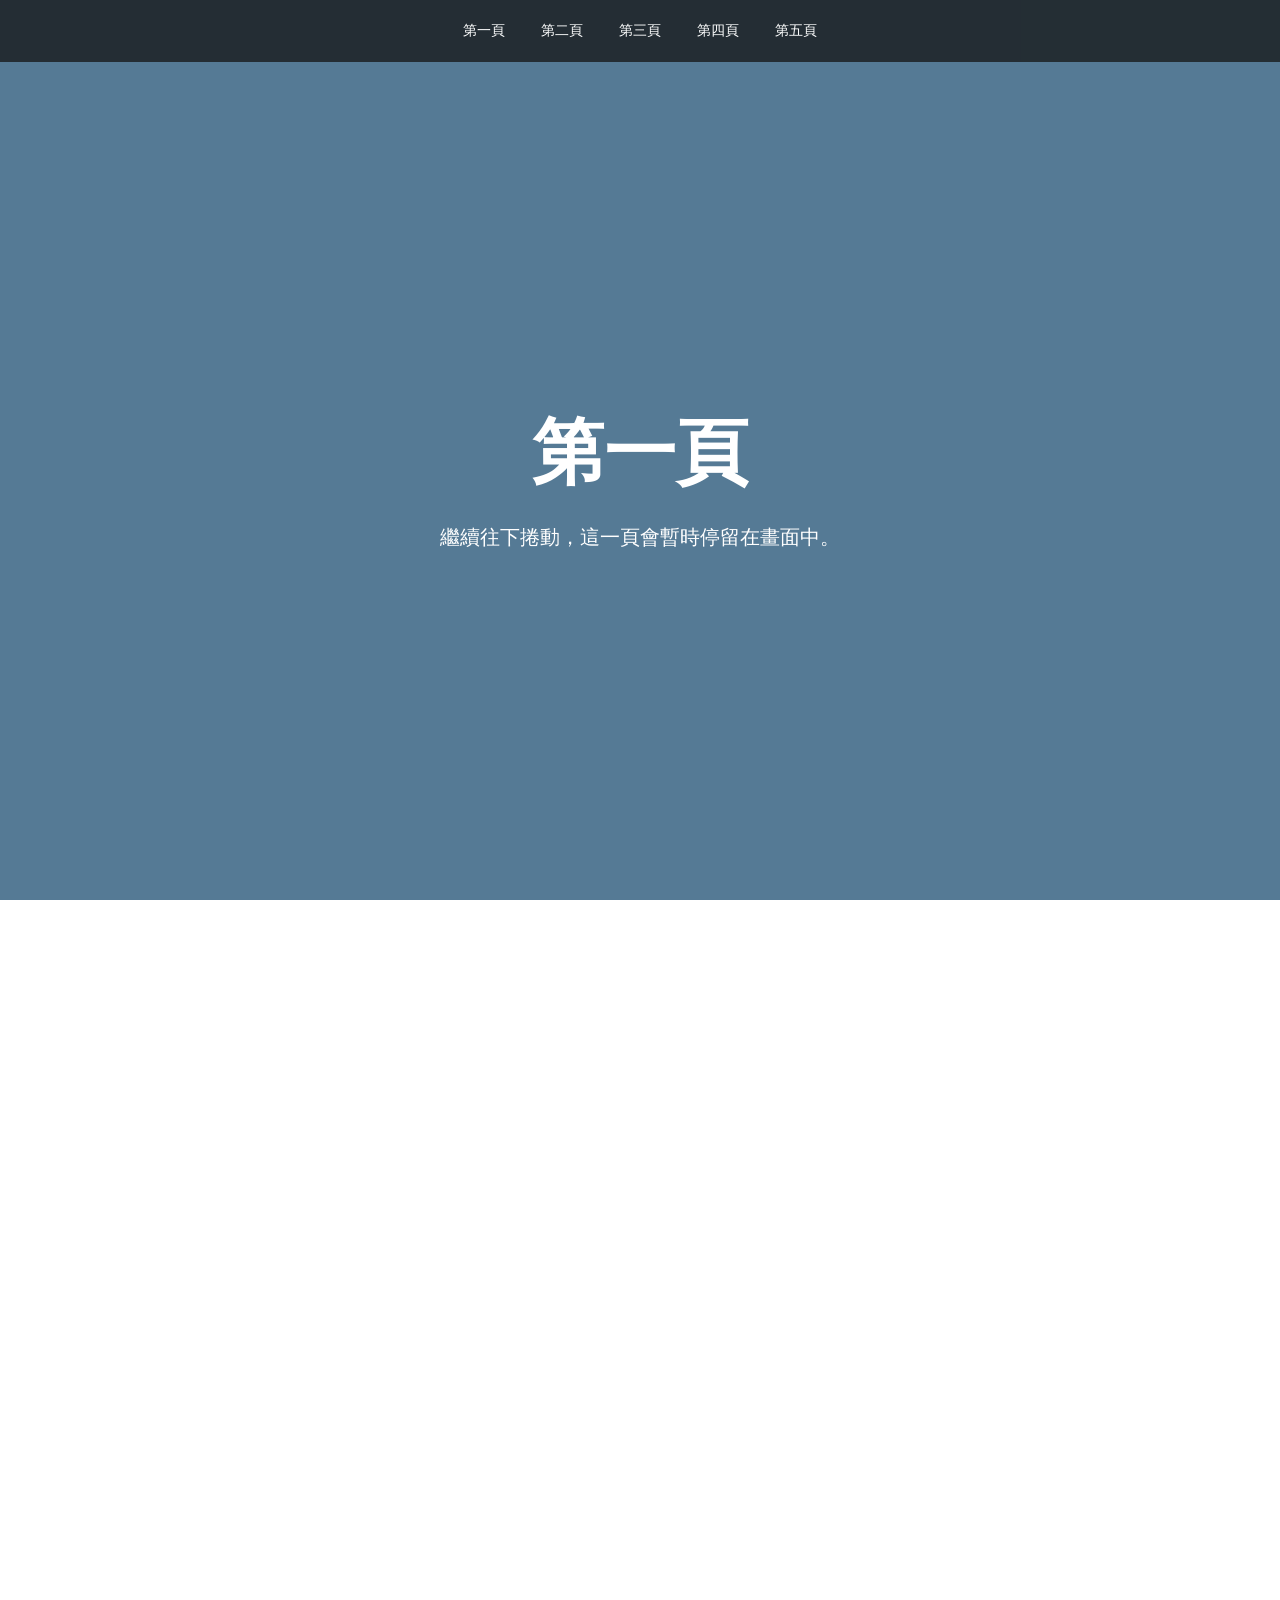
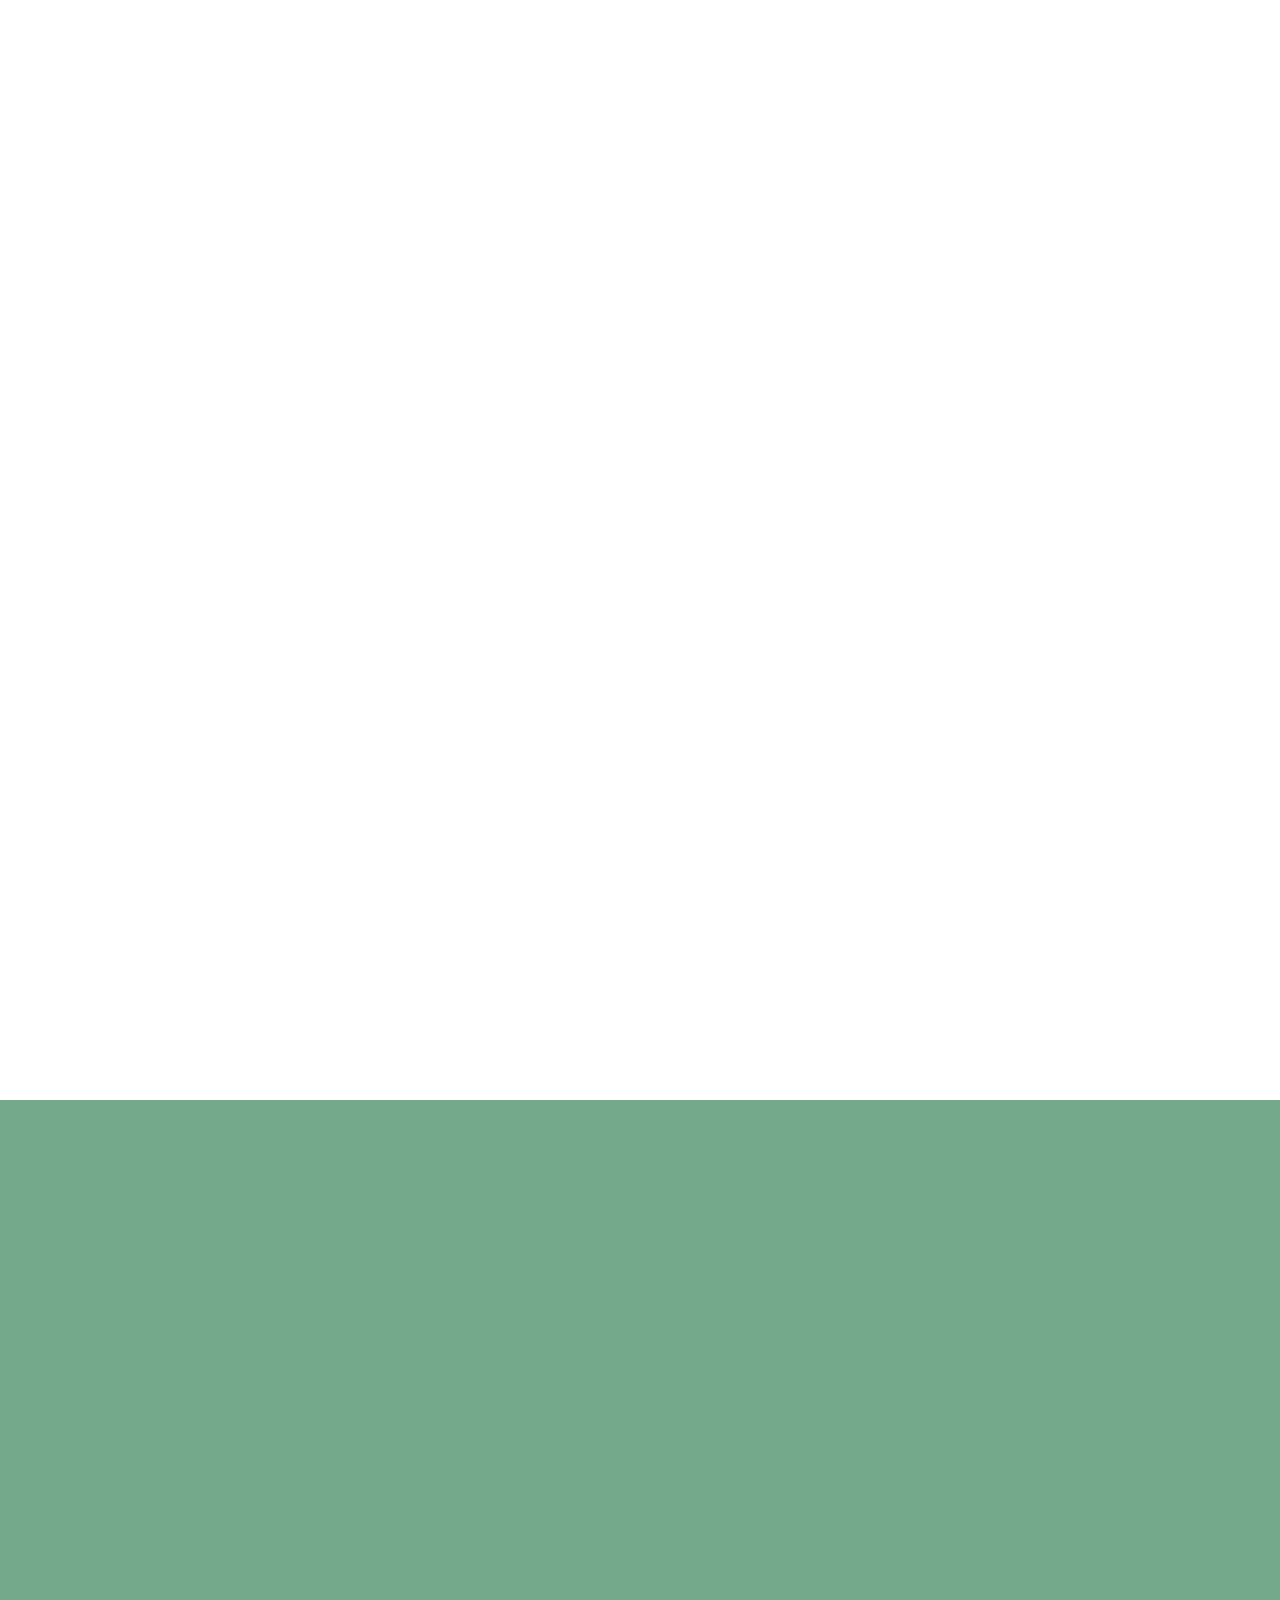
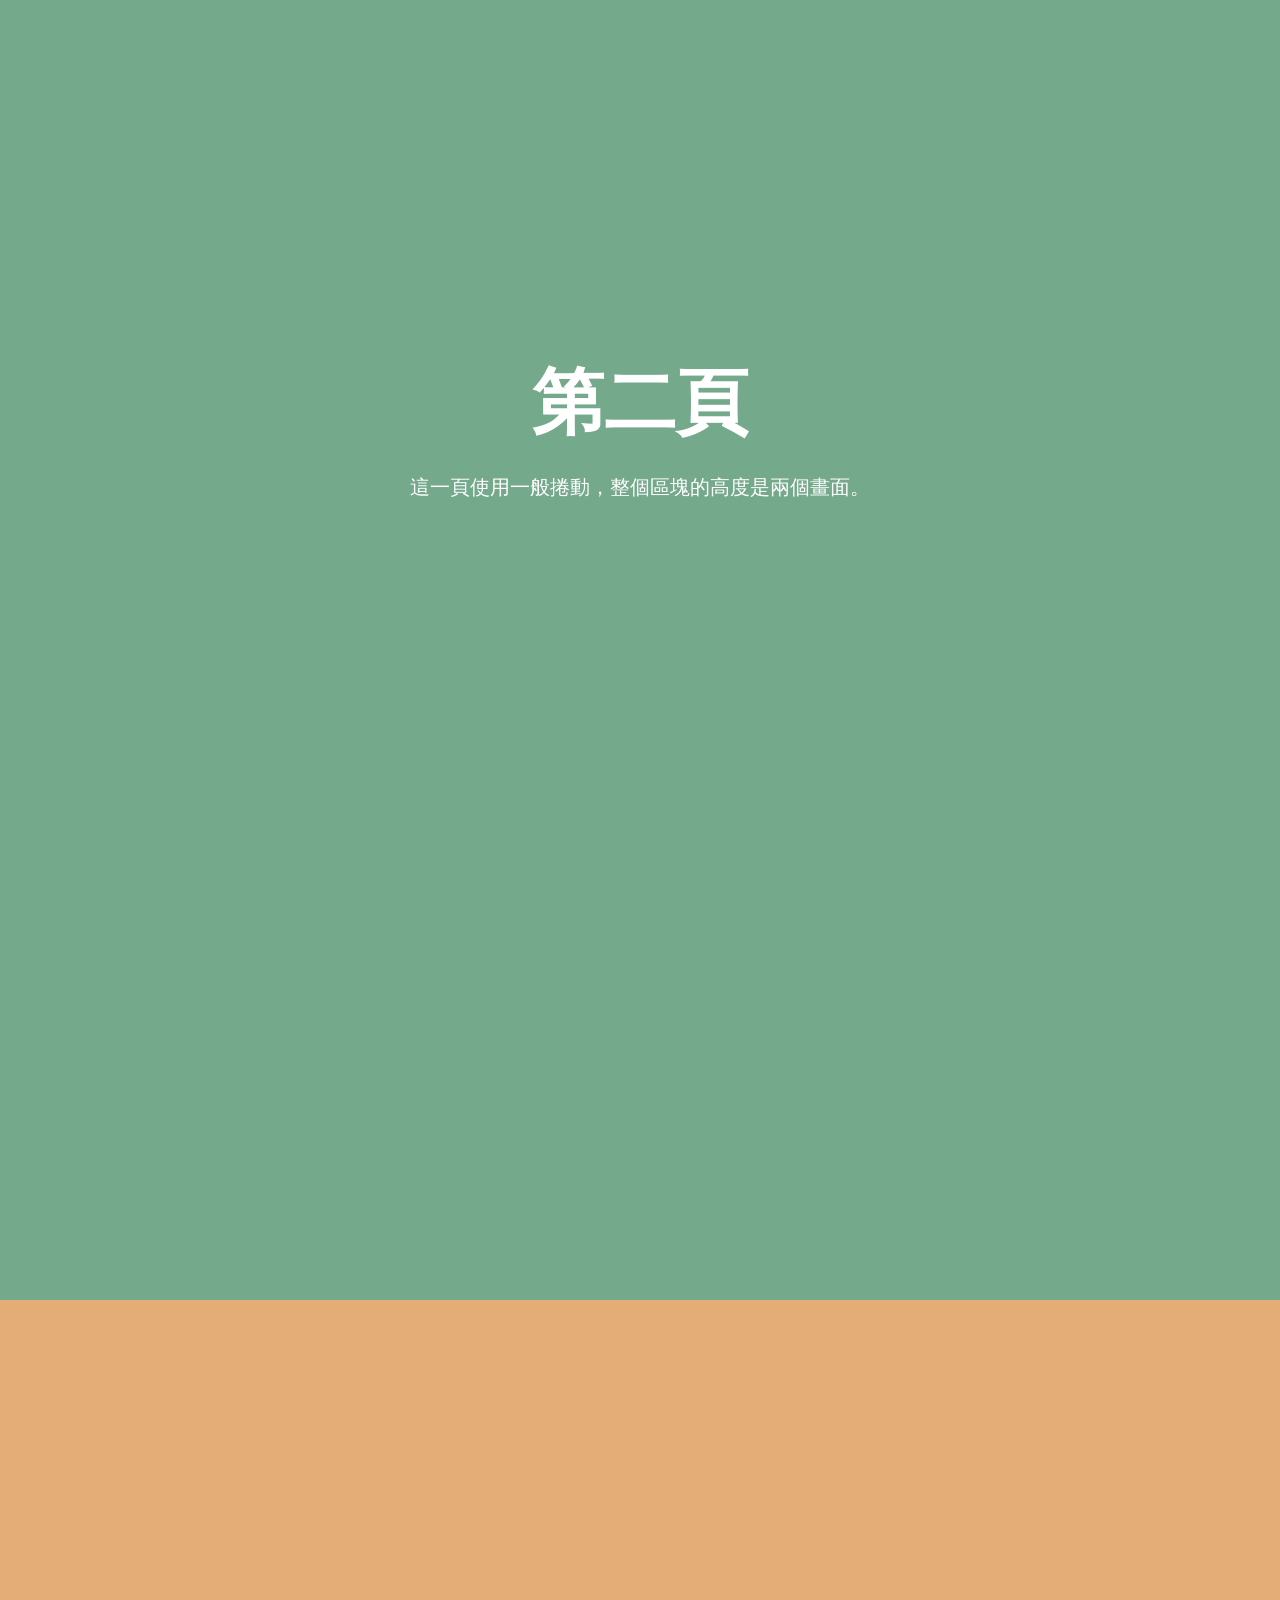
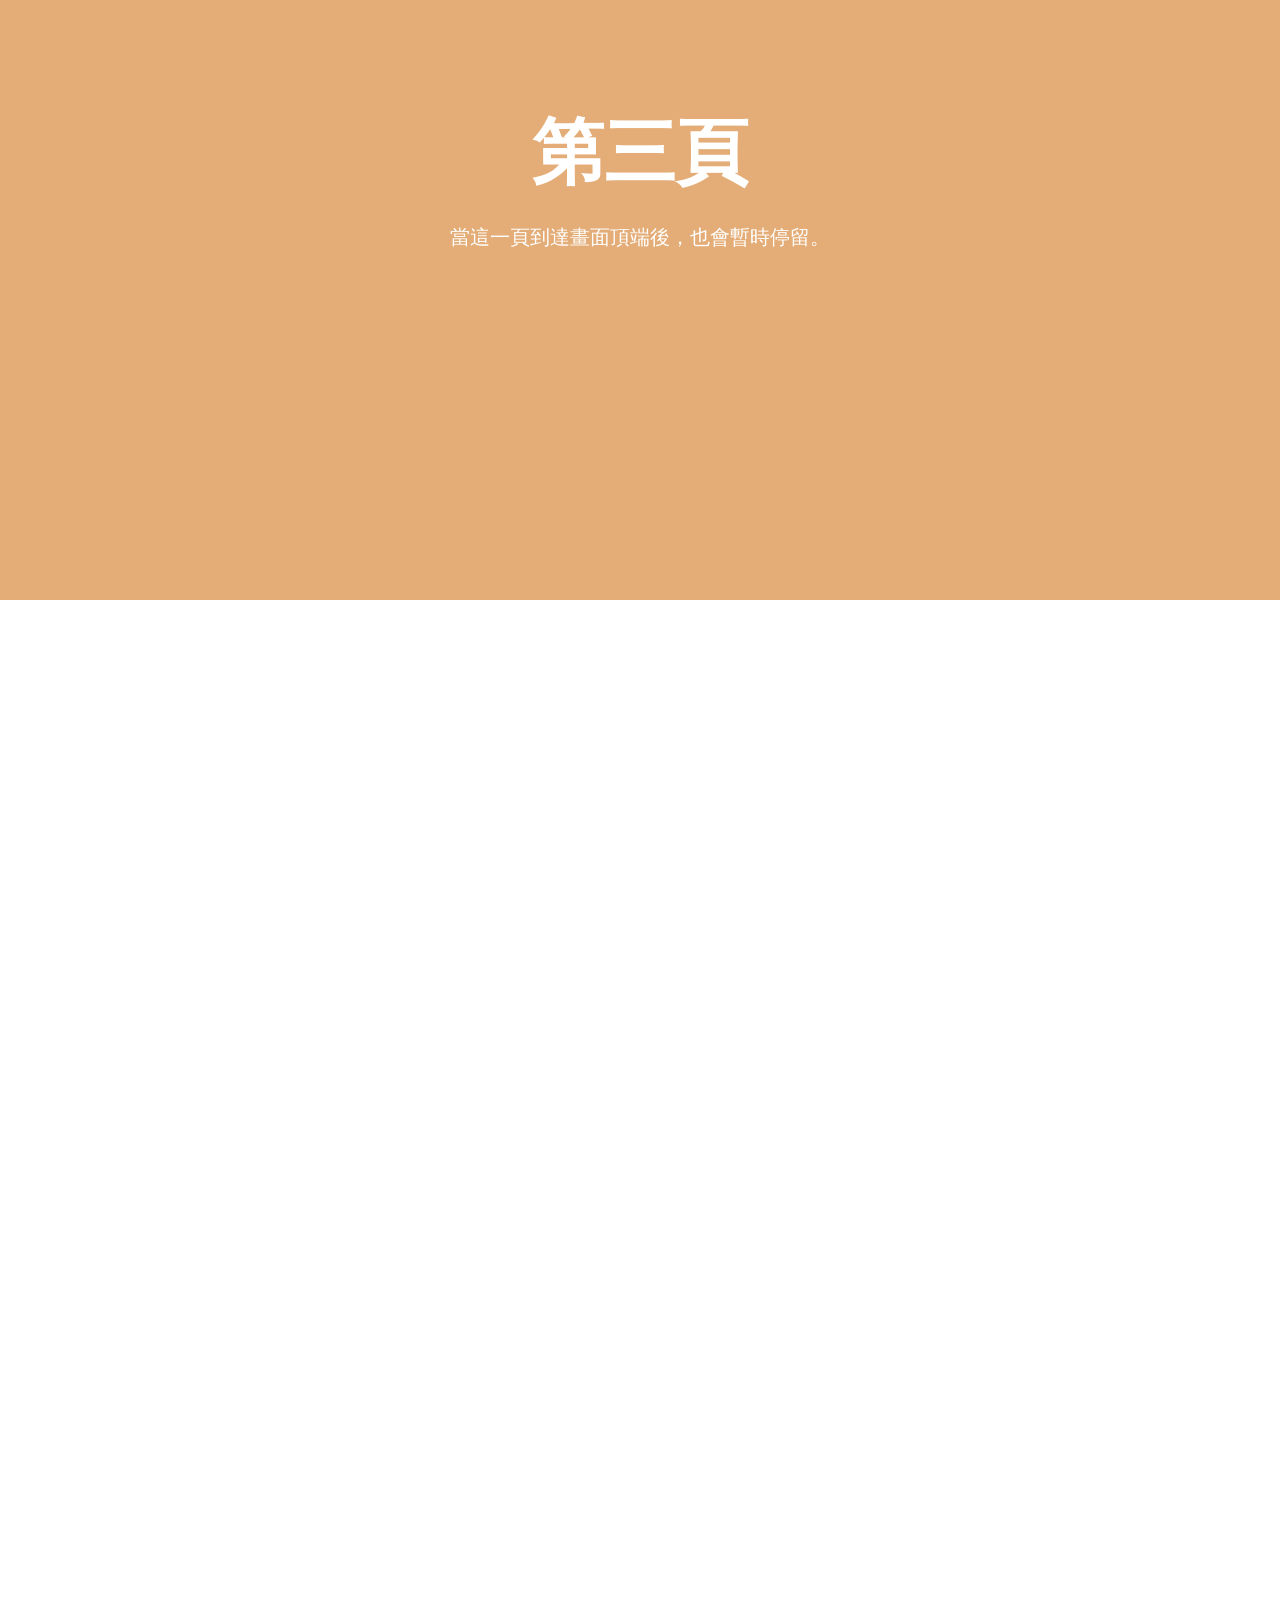
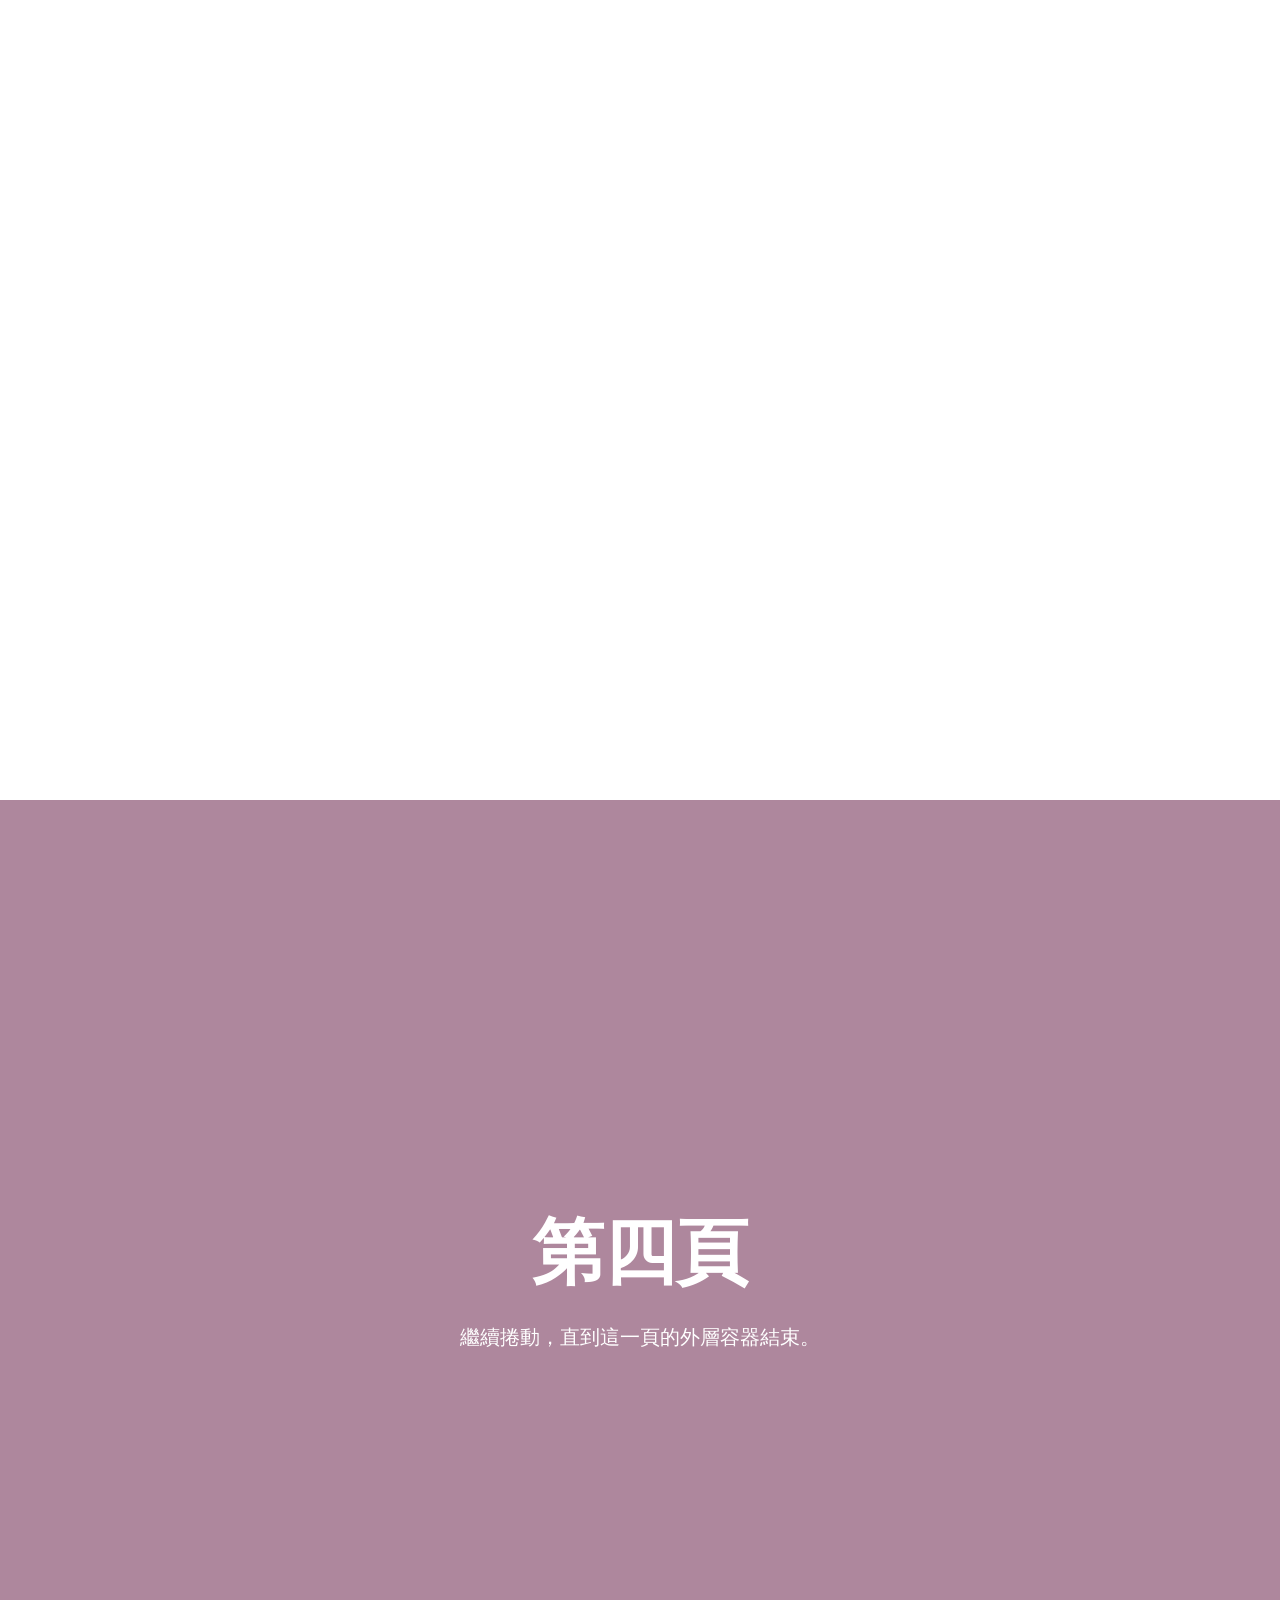
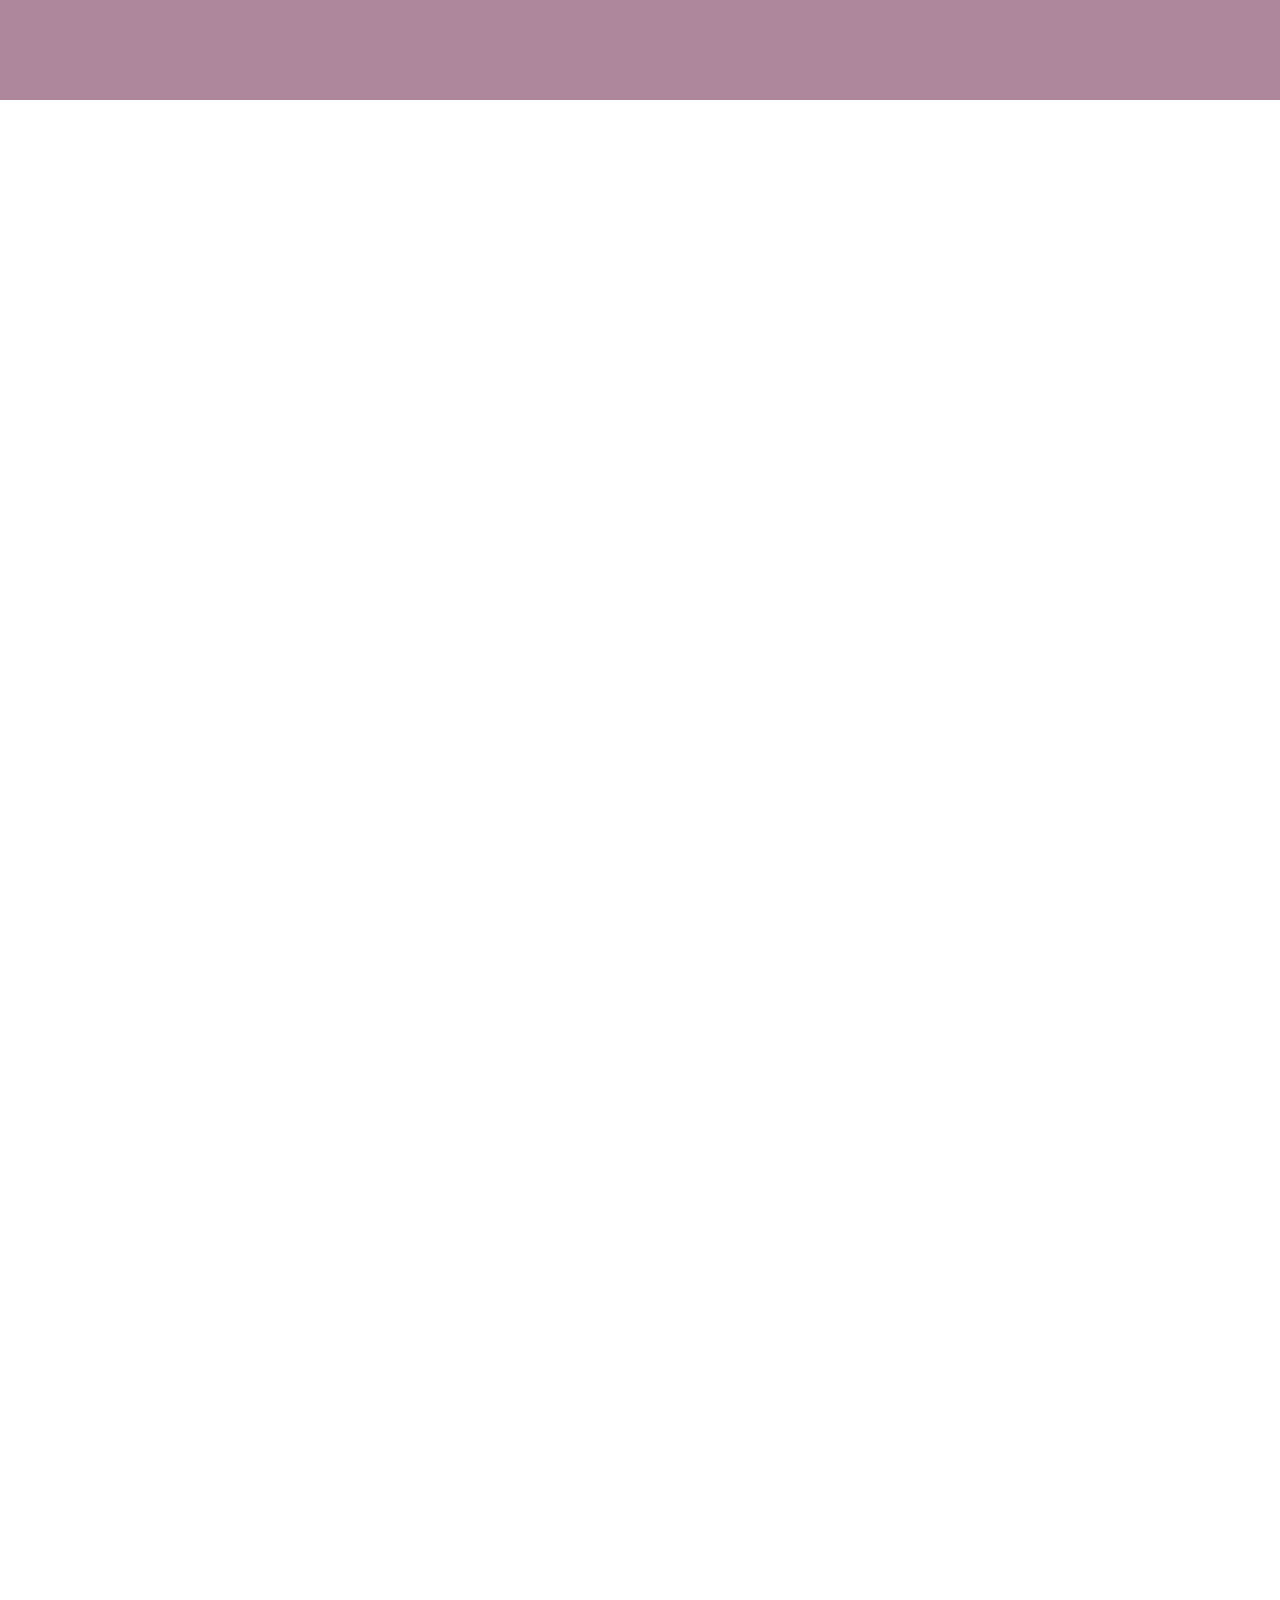
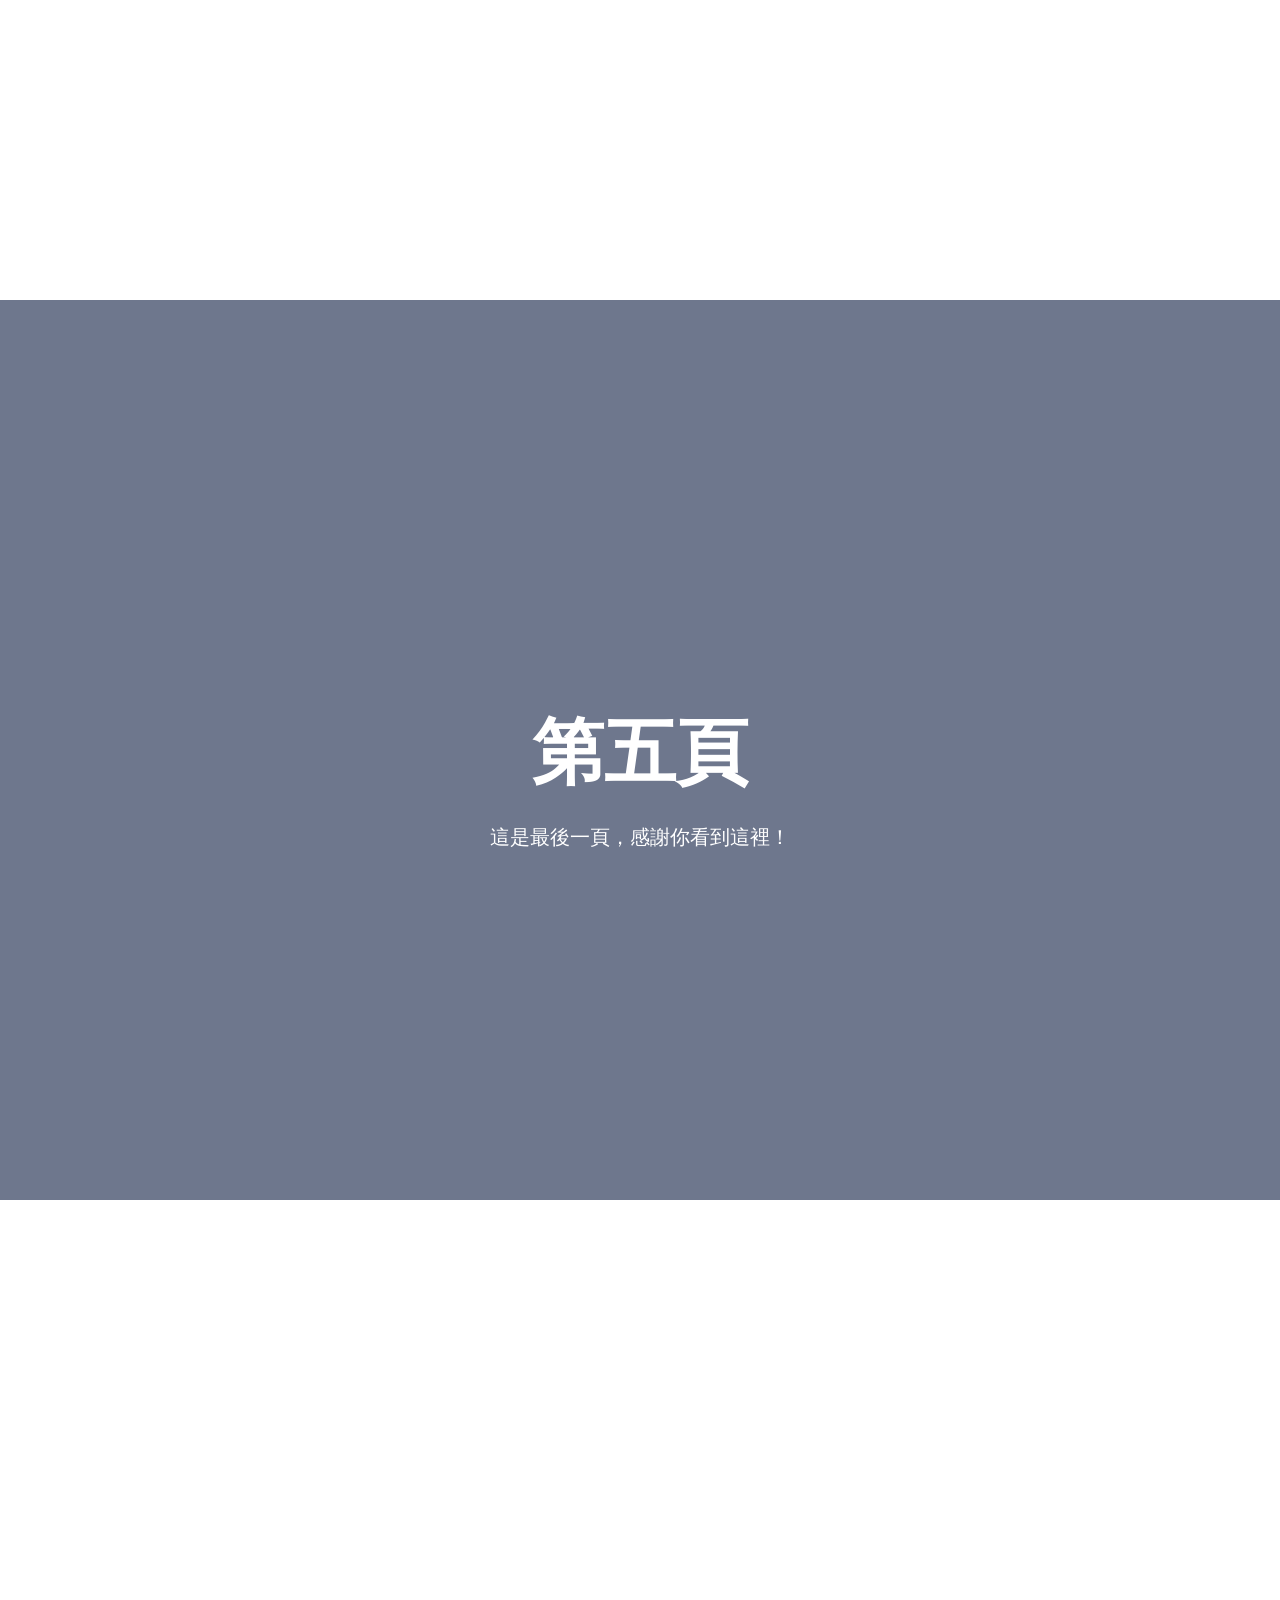
<file: as06-1/index.html>
<!DOCTYPE html>
<html lang="zh-Hant">
<head>
  <meta charset="UTF-8">
  <meta name="viewport" content="width=device-width, initial-scale=1.0">

  <title>五頁捲動練習</title>

  <style>
    /* 讓寬度與高度的計算包含 padding 和 border */
    * {
      box-sizing: border-box;
    }

    html {
      /* 點選導覽連結時，平順捲動至對應區塊 */
      scroll-behavior: smooth;
    }

    body {
      margin: 0;
      font-family: Arial, "Noto Sans TC", "Microsoft JhengHei", sans-serif;
      color: #ffffff;
    }

    /* 固定在畫面上方的導覽列 */
    .navbar {
      position: fixed;
      top: 0;
      left: 0;
      z-index: 100;

      width: 100%;
      padding: 14px 12px;

      background-color: rgba(20, 20, 20, 0.75);
    }

    .navbar ul {
      display: flex;
      justify-content: center;
      flex-wrap: wrap;
      gap: 8px;

      margin: 0;
      padding: 0;
      list-style: none;
    }

    .navbar a {
      display: block;
      padding: 8px 14px;

      border-radius: 20px;
      color: #ffffff;
      font-size: 14px;
      text-decoration: none;

      transition: background-color 0.3s, color 0.3s;
    }

    .navbar a:hover,
    .navbar a:focus-visible {
      background-color: #ffffff;
      color: #222222;
    }

    /* 第一、三、四、五頁的外層容器 */
    .sticky-container {
      height: 300vh;
    }

    /* 外層容器中的實際顯示區塊 */
    .sticky-page {
      position: sticky;
      top: 0;

      height: 100vh;
    }

    /* 第二頁：一般捲動，不使用 sticky */
    .normal-page {
      height: 200vh;
    }

    /* 讓各頁的標題和文字置中 */
    .page-content {
      display: flex;
      flex-direction: column;
      align-items: center;
      justify-content: center;

      padding: 100px 24px 40px;
      text-align: center;
    }

    .page-content h1 {
      margin: 0 0 18px;
      font-size: clamp(40px, 7vw, 72px);
    }

    .page-content p {
      max-width: 600px;
      margin: 0;
      font-size: clamp(16px, 2.5vw, 20px);
      line-height: 1.8;
    }

    /* 每一頁的背景顏色 */
    .page-one {
      background-color: #557a95;
    }

    .page-two {
      background-color: #75a98c;
    }

    .page-three {
      background-color: #e4ac76;
    }

    .page-four {
      background-color: #ae879d;
    }

    .page-five {
      background-color: #6e778d;
    }

    /* 手機版：縮小導覽列間距 */
    @media (max-width: 480px) {
      .navbar {
        padding: 10px 4px;
      }

      .navbar ul {
        gap: 2px;
      }

      .navbar a {
        padding: 8px;
        font-size: 13px;
      }
    }

    /* 尊重使用者的減少動態效果設定 */
    @media (prefers-reduced-motion: reduce) {
      html {
        scroll-behavior: auto;
      }

      .navbar a {
        transition: none;
      }
    }
  </style>
</head>

<body>
  <!-- 固定導覽列 -->
  <nav class="navbar" aria-label="頁面導覽">
    <ul>
      <li><a href="#page1">第一頁</a></li>
      <li><a href="#page2">第二頁</a></li>
      <li><a href="#page3">第三頁</a></li>
      <li><a href="#page4">第四頁</a></li>
      <li><a href="#page5">第五頁</a></li>
    </ul>
  </nav>

  <main>
    <!-- 第一頁：外層 300vh，內層 sticky 100vh -->
    <section id="page1" class="sticky-container">
      <div class="sticky-page page-content page-one">
        <h1>第一頁</h1>
        <p>繼續往下捲動，這一頁會暫時停留在畫面中。</p>
      </div>
    </section>

    <!-- 第二頁：一般捲動，高度 200vh -->
    <section id="page2" class="normal-page page-content page-two">
      <h1>第二頁</h1>
      <p>這一頁使用一般捲動，整個區塊的高度是兩個畫面。</p>
    </section>

    <!-- 第三頁：外層 300vh，內層 sticky 100vh -->
    <section id="page3" class="sticky-container">
      <div class="sticky-page page-content page-three">
        <h1>第三頁</h1>
        <p>當這一頁到達畫面頂端後，也會暫時停留。</p>
      </div>
    </section>

    <!-- 第四頁：外層 300vh，內層 sticky 100vh -->
    <section id="page4" class="sticky-container">
      <div class="sticky-page page-content page-four">
        <h1>第四頁</h1>
        <p>繼續捲動，直到這一頁的外層容器結束。</p>
      </div>
    </section>

    <!-- 第五頁：外層 300vh，內層 sticky 100vh -->
    <section id="page5" class="sticky-container">
      <div class="sticky-page page-content page-five">
        <h1>第五頁</h1>
        <p>這是最後一頁，感謝你看到這裡！</p>
      </div>
    </section>
  </main>
</body>
</html>
</file>
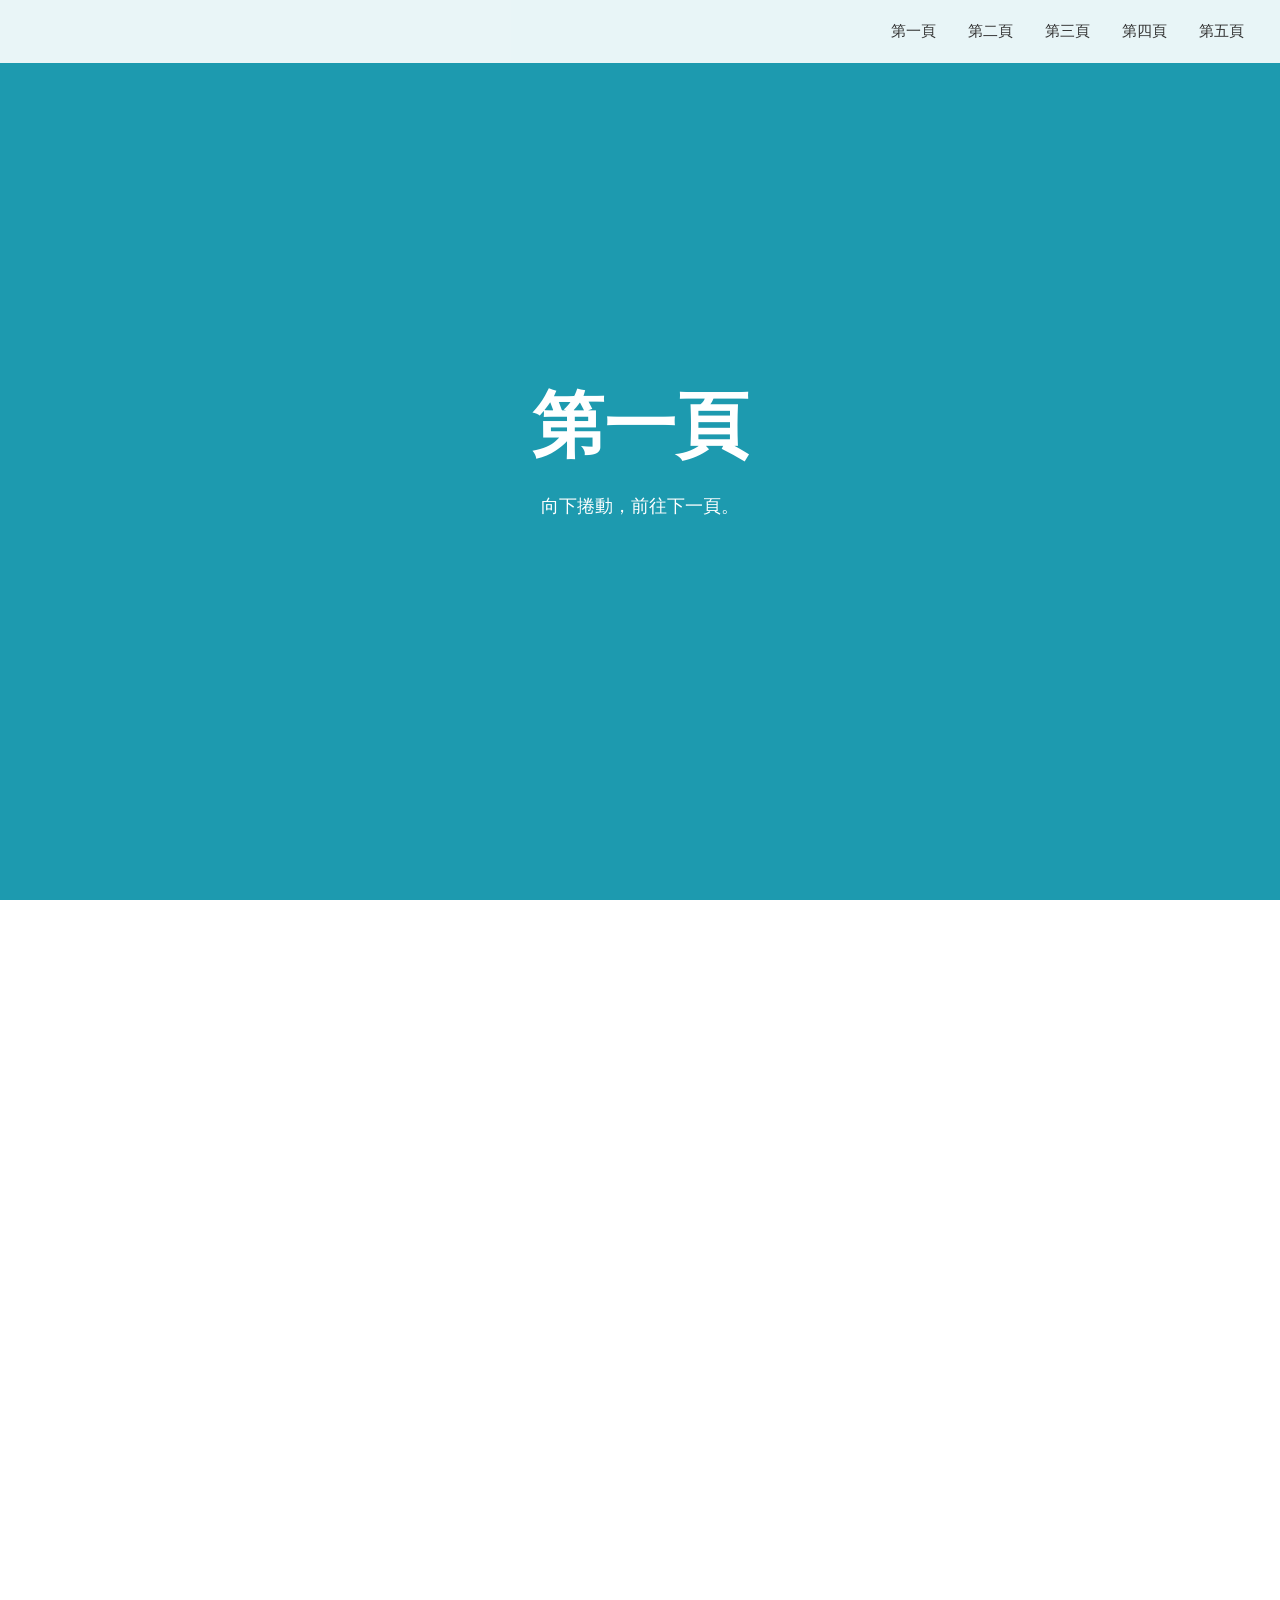
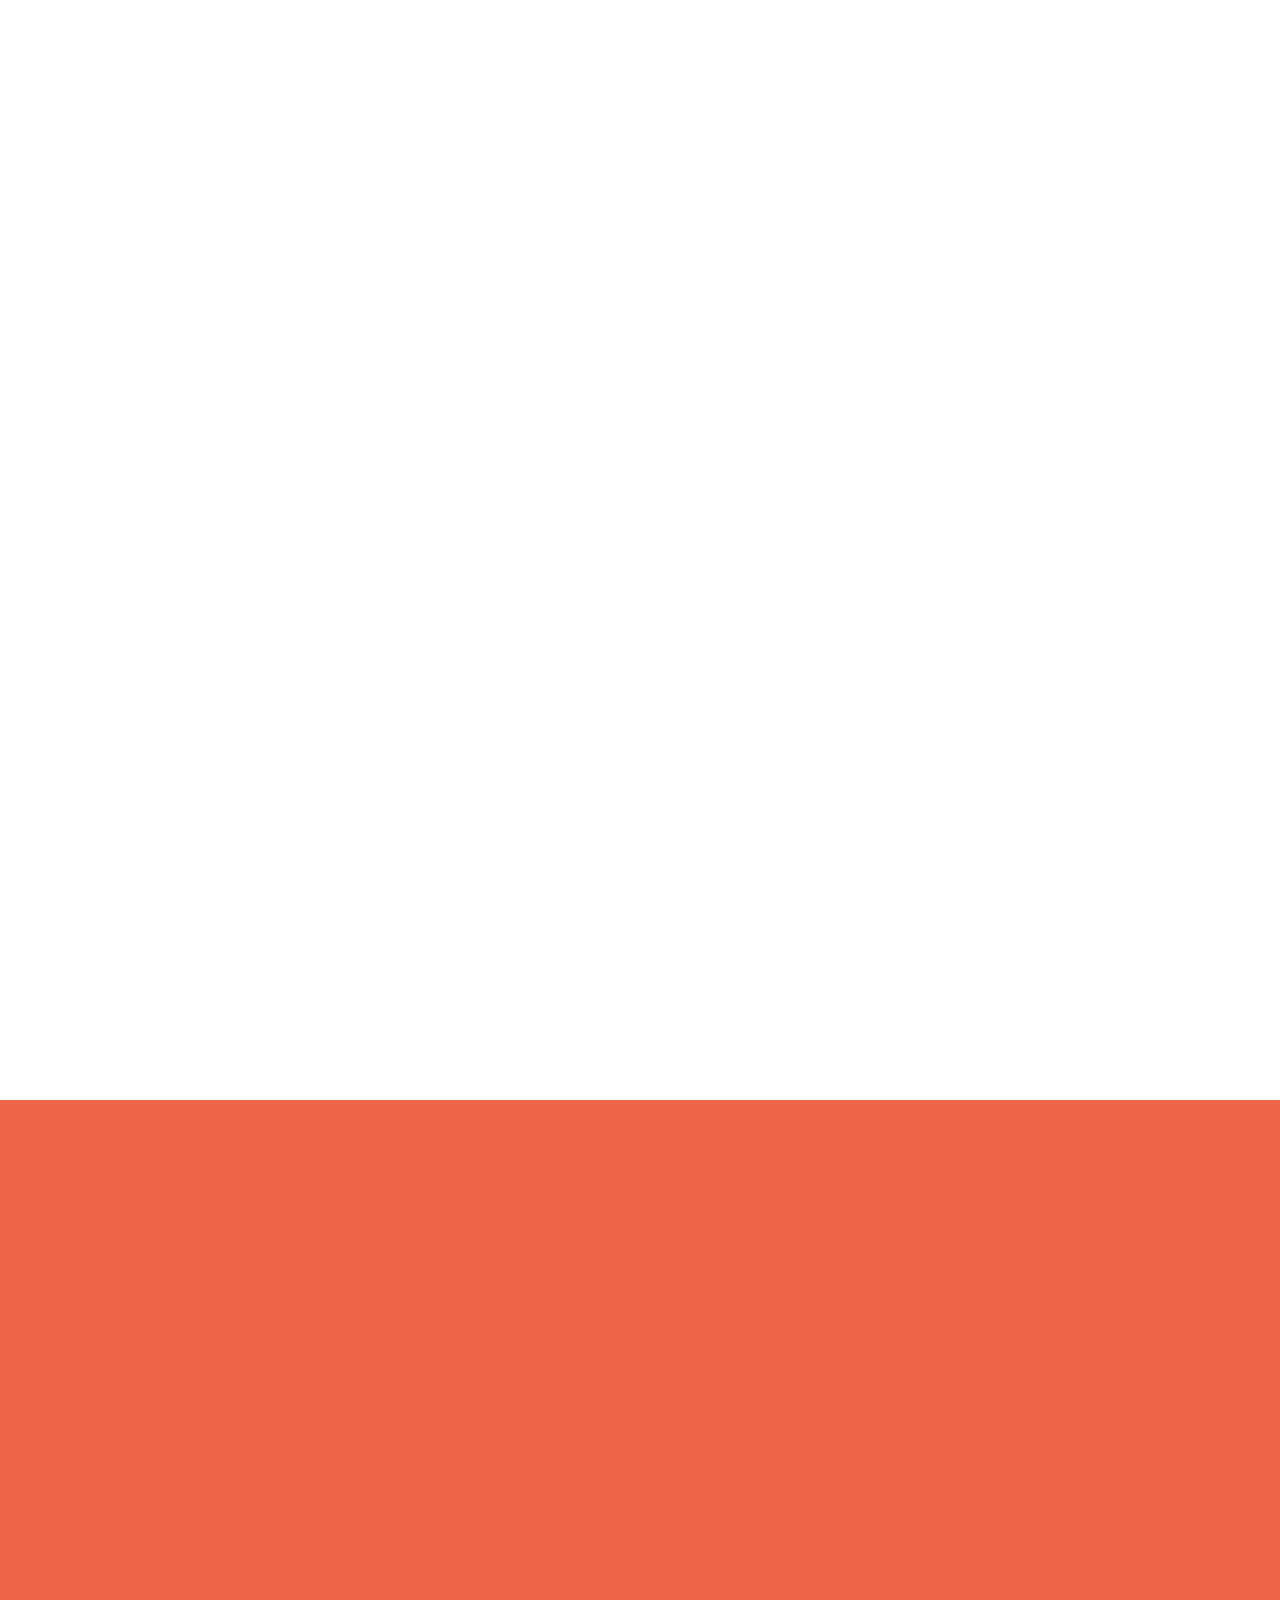
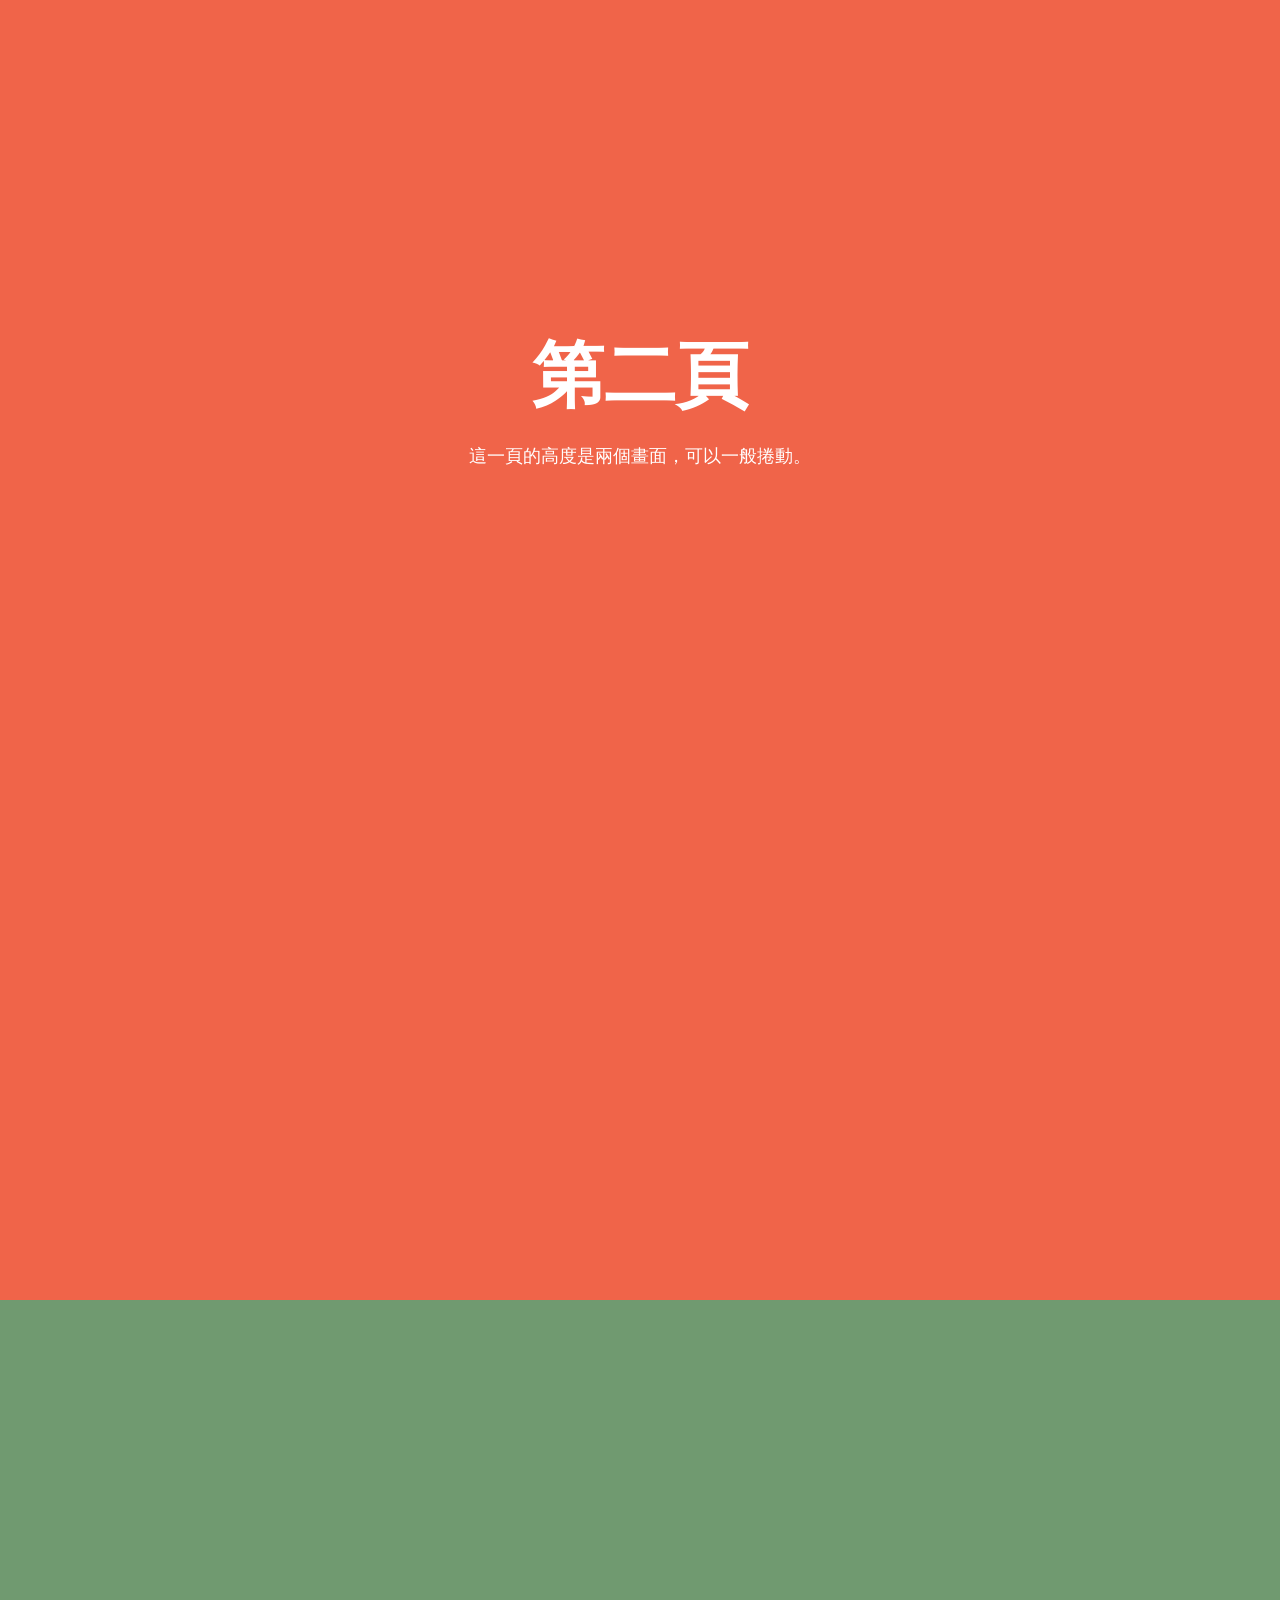
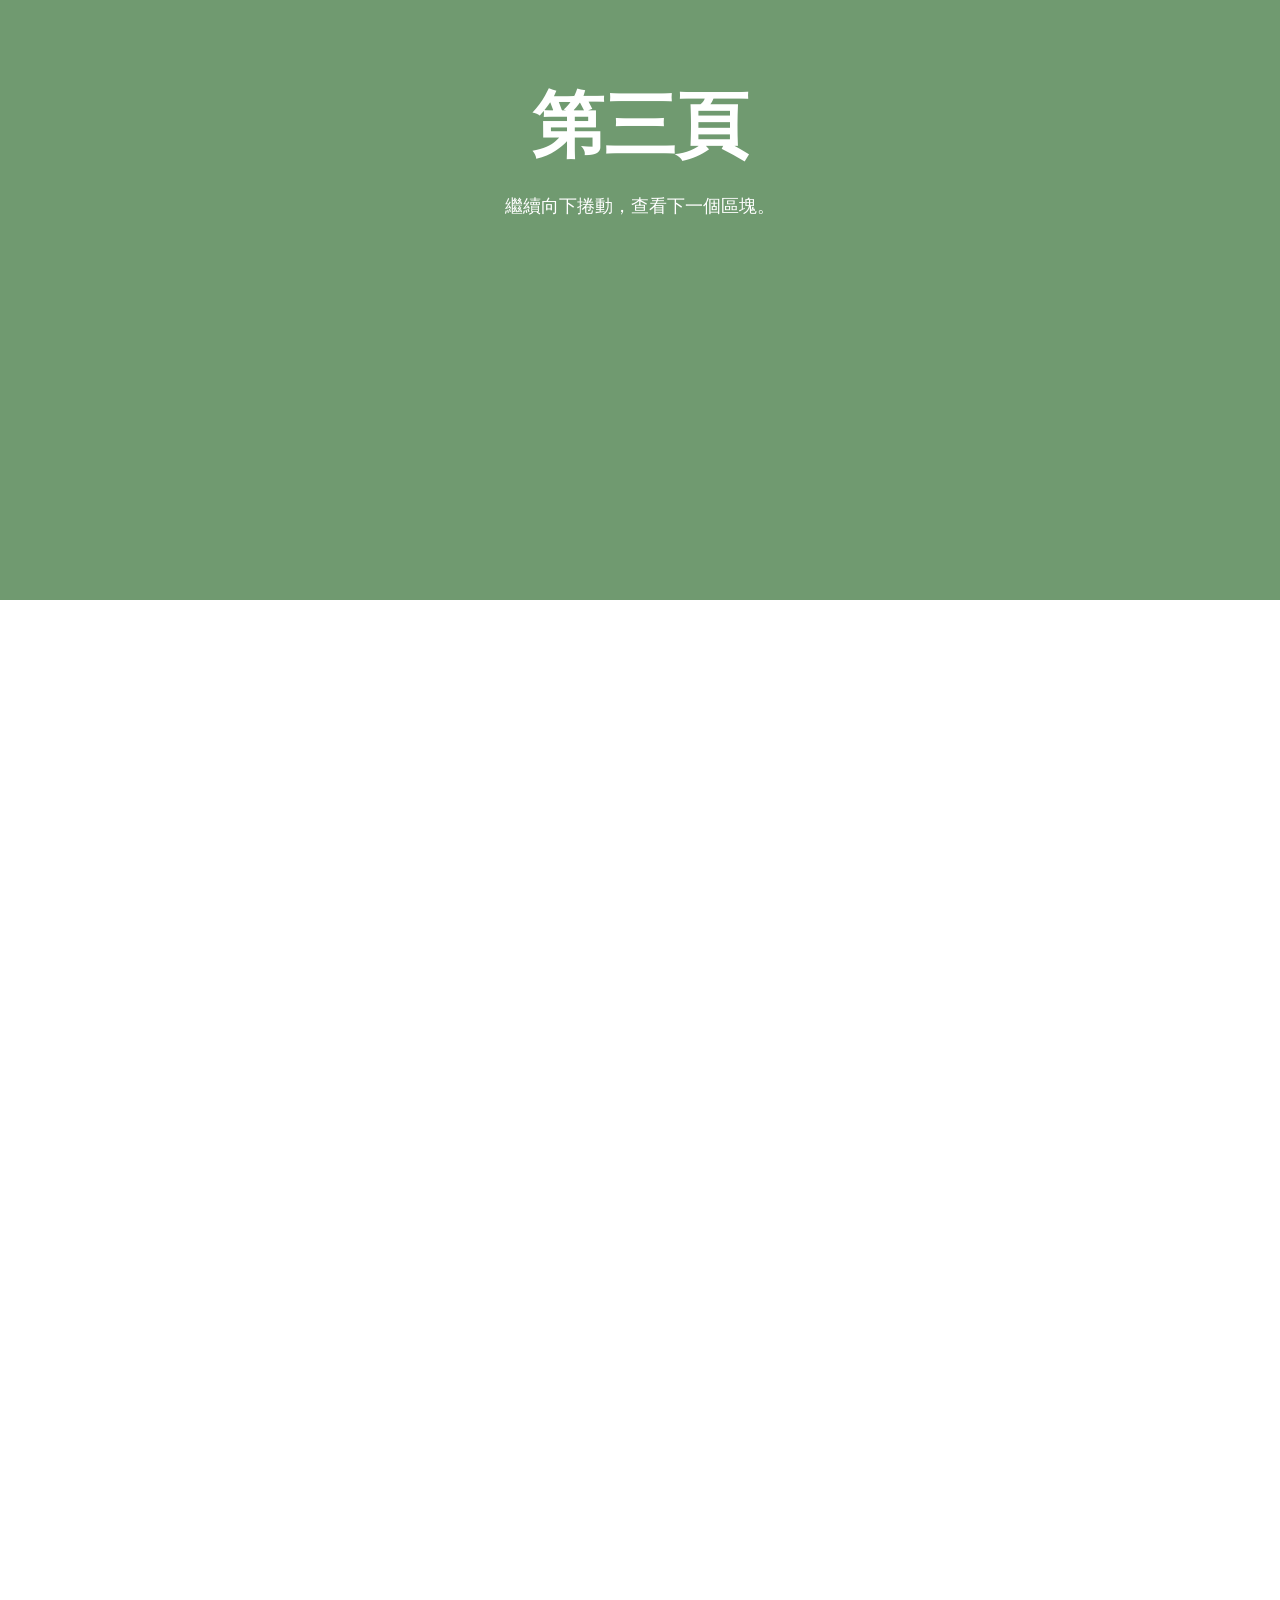
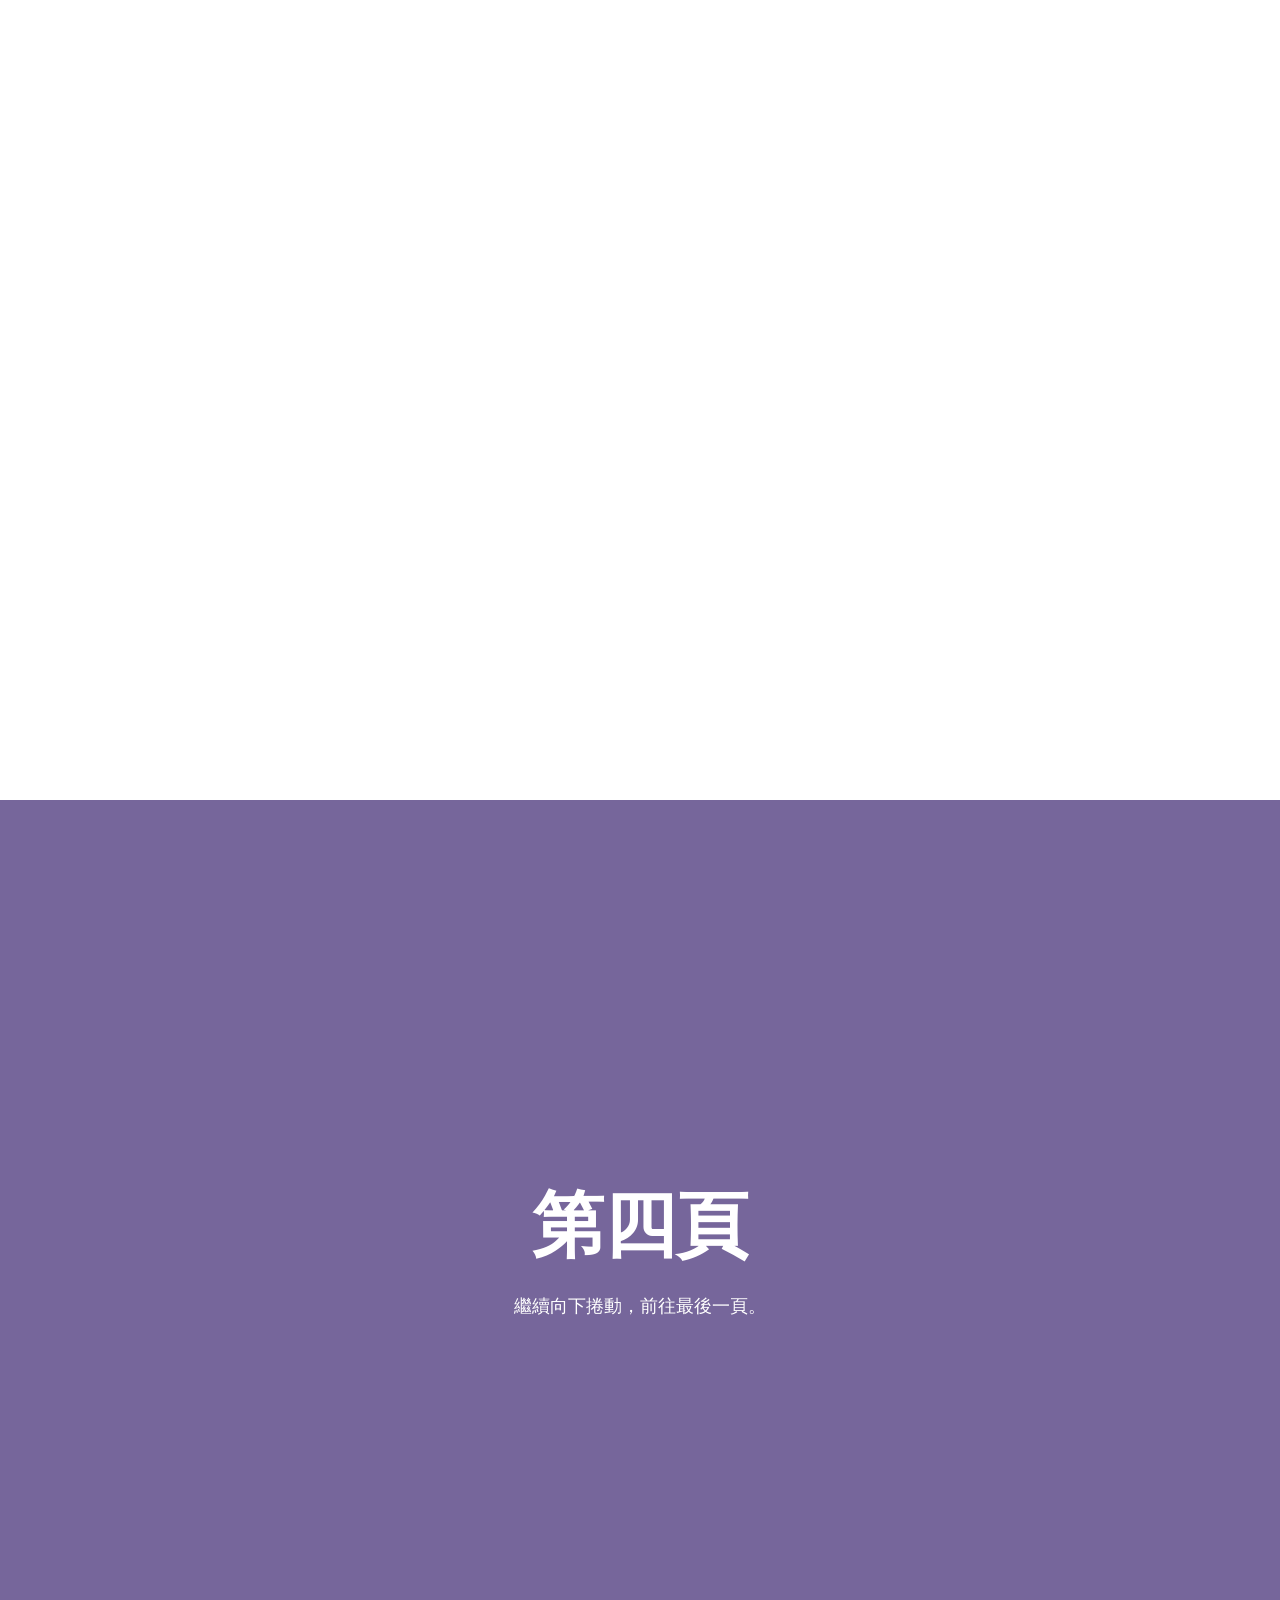
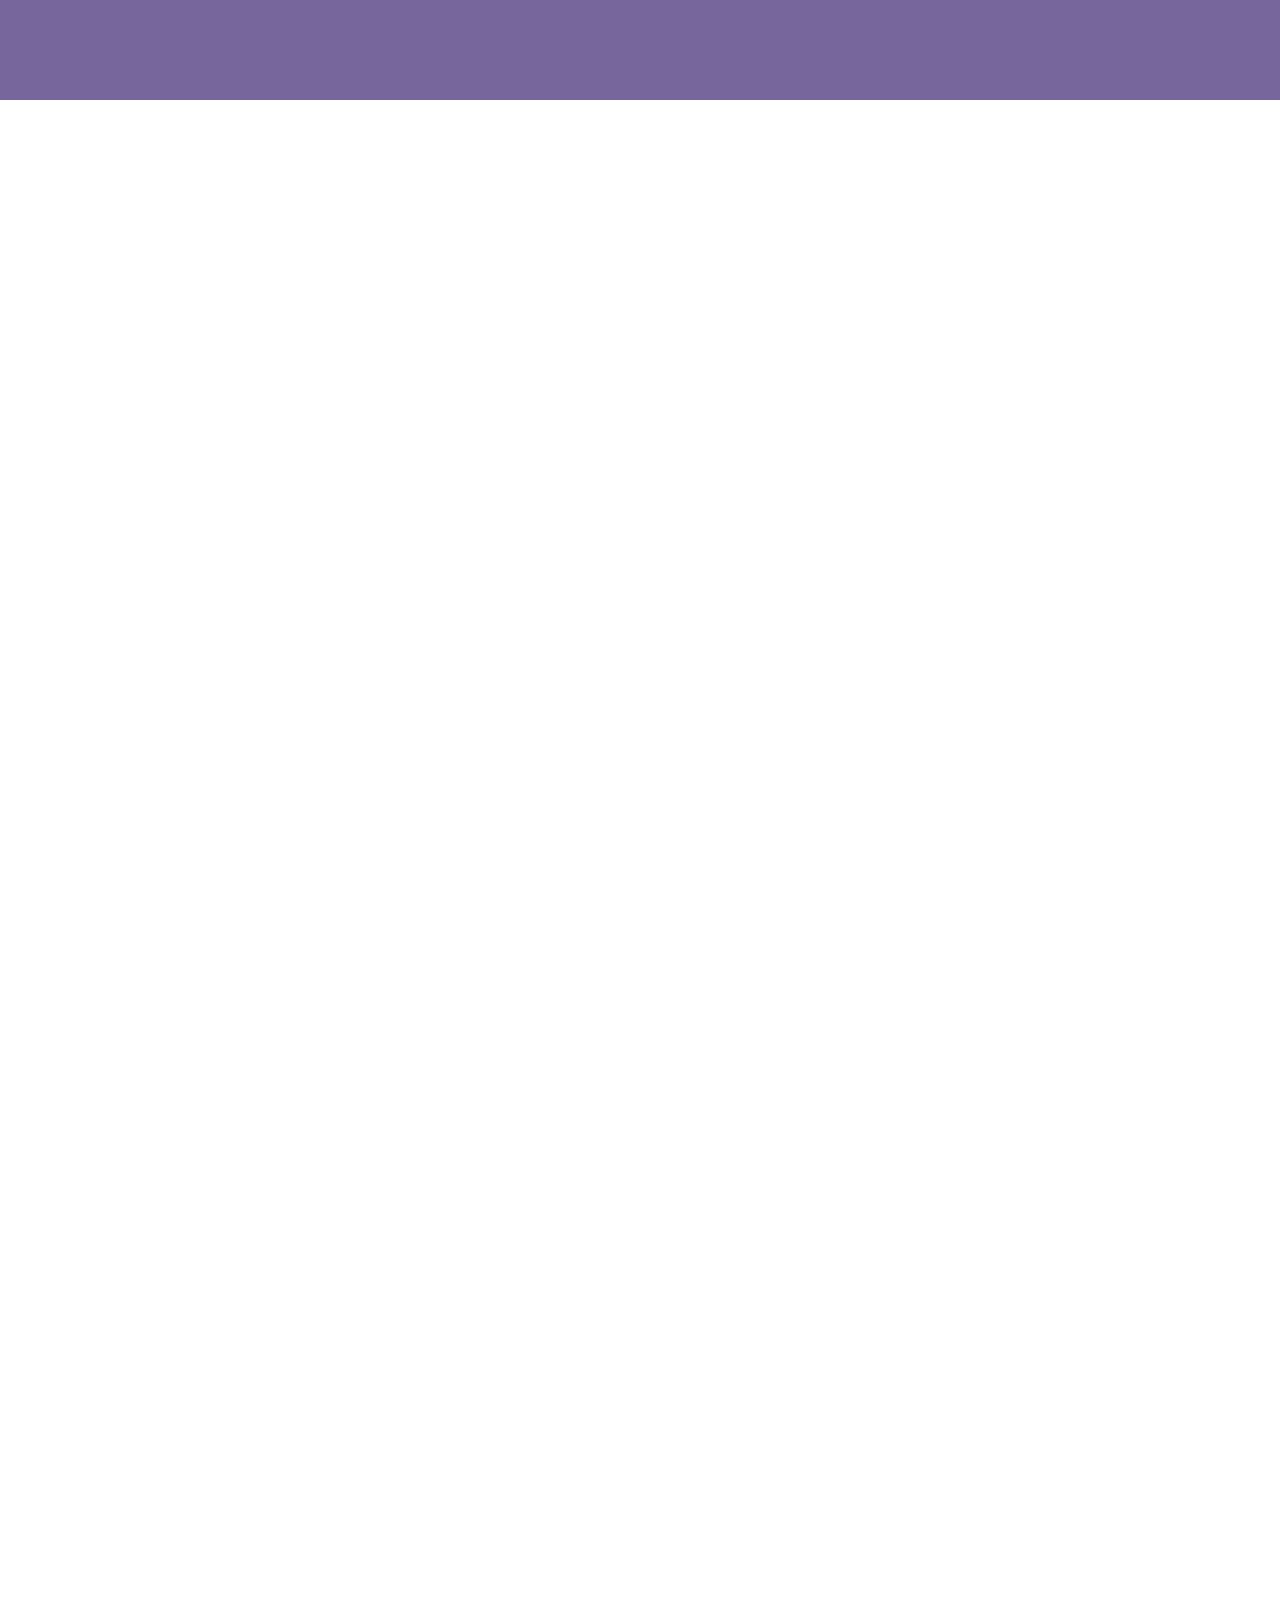
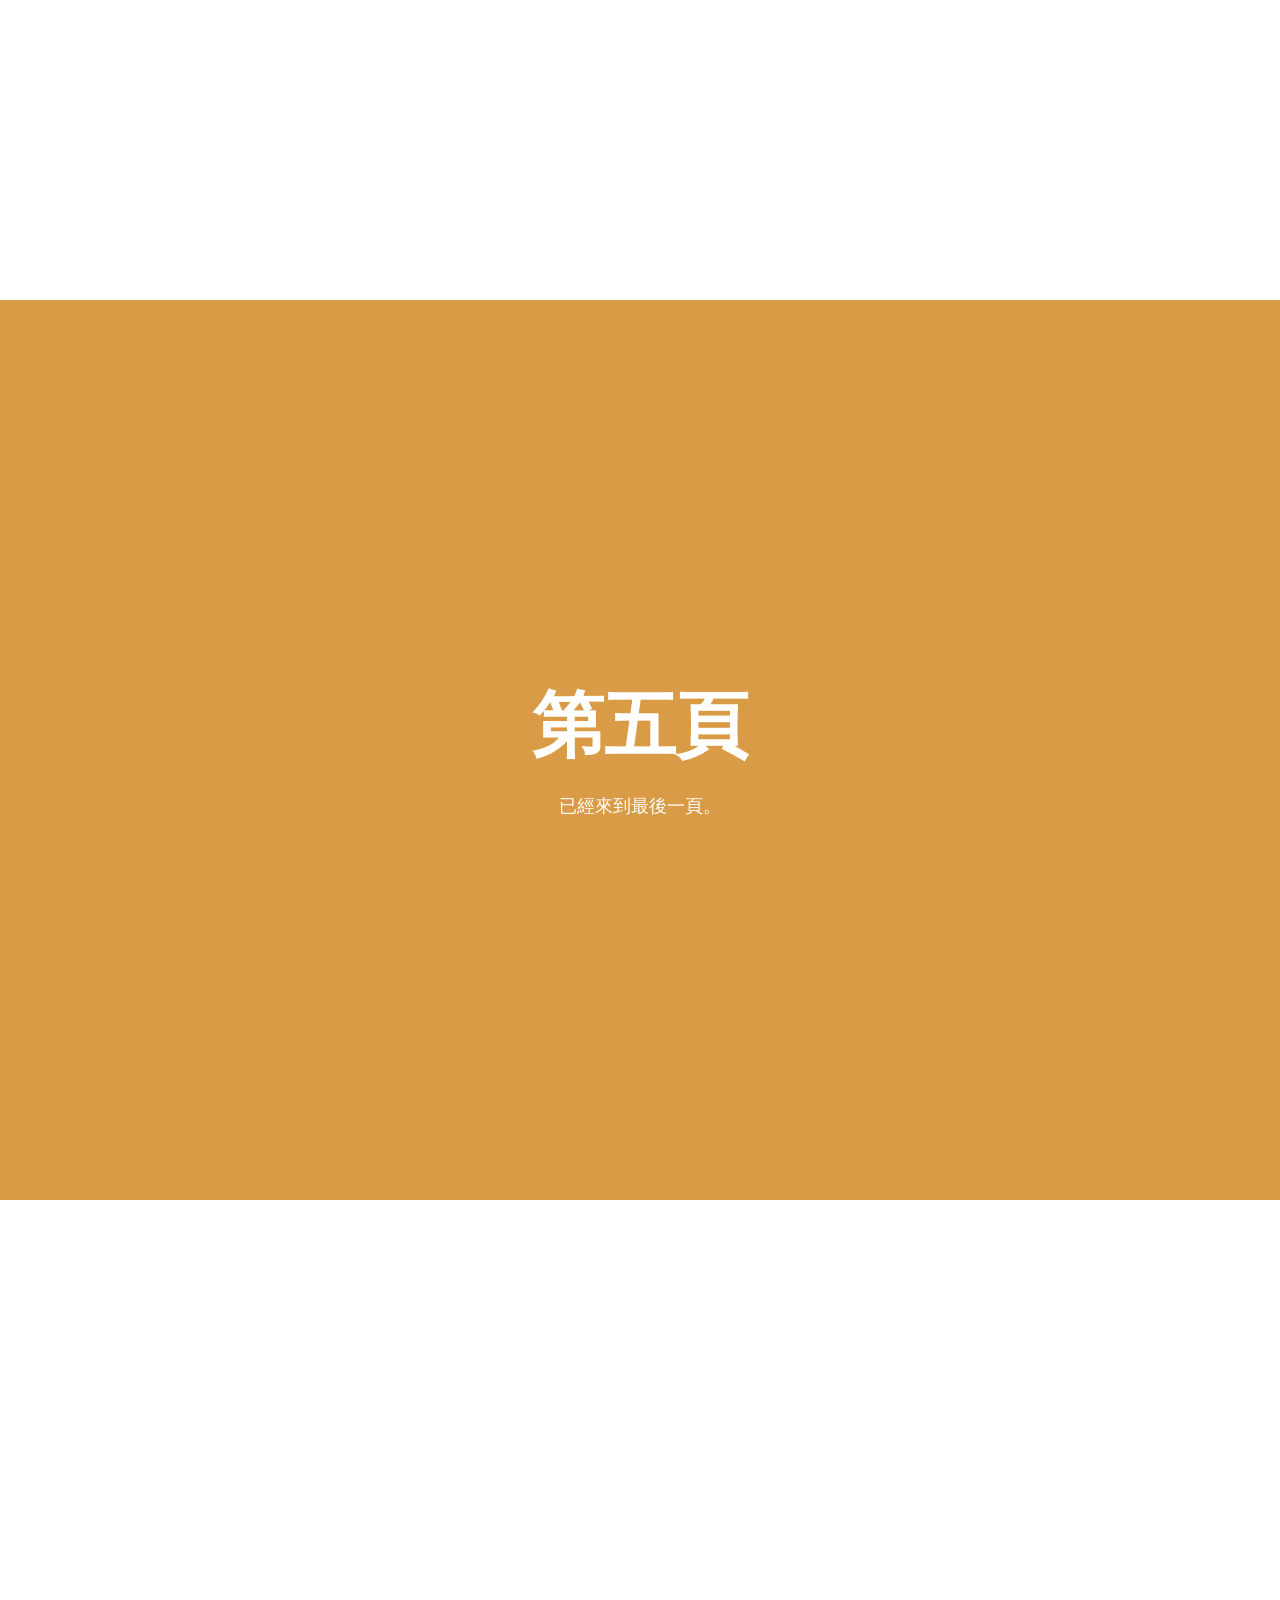
<file: as06/index.html>
<!DOCTYPE html>
<html lang="zh-Hant">

<head>
  <meta charset="UTF-8">
  <meta name="viewport" content="width=device-width, initial-scale=1.0">

  <title>五個區塊的網頁捲動設計</title>

  <style>
    * {
      box-sizing: border-box;
    }

    html {
      /* 點選導覽連結時平順捲動 */
      scroll-behavior: smooth;
    }

    body {
      margin: 0;
      font-family: Arial, "Microsoft JhengHei", sans-serif;
    }

    /* 固定在畫面上方的導覽列 */
    nav {
      position: fixed;
      top: 0;
      left: 0;
      z-index: 10;

      display: flex;
      justify-content: flex-end;
      gap: 8px;

      width: 100%;
      padding: 14px 24px;

      background-color: rgba(255, 255, 255, 0.9);
    }

    nav a {
      display: block;
      padding: 8px 12px;
      border-radius: 4px;

      color: #333;
      text-decoration: none;
      font-size: 15px;

      transition: background-color 0.2s, color 0.2s;
    }

    nav a:hover,
    nav a:focus-visible {
      background-color: #333;
      color: white;
    }

    /*
      第一、三、四、五頁的外層高度。
      300vh 提供捲動距離，讓內層畫面有時間停留。
    */
    .parent {
      height: 300vh;
    }

    /*
      實際顯示的顏色區塊高度是 100vh。
      到達畫面頂端後固定，直到父區塊結束。
    */
    .sticky {
      position: sticky;
      top: 0;
      height: 100vh;
    }

    /* 五個頁面共同的文字排版 */
    .scene {
      display: flex;
      flex-direction: column;
      justify-content: center;
      align-items: center;

      width: 100%;
      padding: 80px 24px;

      color: white;
      text-align: center;
    }

    .scene h1 {
      margin: 0 0 16px;
      font-size: clamp(42px, 6vw, 72px);
    }

    .scene p {
      margin: 0;
      font-size: 18px;
      line-height: 1.8;
    }

    /* 第一頁 */
    #scene01 {
      background-color: #1d9aaf;
    }

    /*
      第二頁：200vh，使用一般捲動。
      不使用 position: sticky。
    */
    #page2 {
      height: 200vh;
      background-color: #f06449;
    }

    /* 第三頁 */
    #scene03 {
      background-color: #709a70;
    }

    /* 第四頁 */
    #scene04 {
      background-color: #76669b;
    }

    /* 第五頁 */
    #scene05 {
      background-color: #d99b46;
    }

    /* 手機畫面 */
    @media (max-width: 480px) {
      nav {
        justify-content: center;
        gap: 2px;
        padding: 10px 6px;
      }

      nav a {
        padding: 8px;
        font-size: 14px;
      }
    }

    /* 尊重使用者的減少動態效果設定 */
    @media (prefers-reduced-motion: reduce) {
      html {
        scroll-behavior: auto;
      }

      nav a {
        transition: none;
      }
    }
  </style>
</head>

<body>

  <nav aria-label="頁面導覽">
    <a href="#page1">第一頁</a>
    <a href="#page2">第二頁</a>
    <a href="#page3">第三頁</a>
    <a href="#page4">第四頁</a>
    <a href="#page5">第五頁</a>
  </nav>

  <main>

    <!-- 第一頁：顏色區塊 100vh，sticky 捲動 -->
    <section id="page1" class="parent">
      <div id="scene01" class="sticky scene">
        <h1>第一頁</h1>
        <p>向下捲動，前往下一頁。</p>
      </div>
    </section>

    <!-- 第二頁：200vh，一般捲動 -->
    <section id="page2" class="scene">
      <h1>第二頁</h1>
      <p>這一頁的高度是兩個畫面，可以一般捲動。</p>
    </section>

    <!-- 第三頁：顏色區塊 100vh，sticky 捲動 -->
    <section id="page3" class="parent">
      <div id="scene03" class="sticky scene">
        <h1>第三頁</h1>
        <p>繼續向下捲動，查看下一個區塊。</p>
      </div>
    </section>

    <!-- 第四頁：顏色區塊 100vh，sticky 捲動 -->
    <section id="page4" class="parent">
      <div id="scene04" class="sticky scene">
        <h1>第四頁</h1>
        <p>繼續向下捲動，前往最後一頁。</p>
      </div>
    </section>

    <!-- 第五頁：顏色區塊 100vh，sticky 捲動 -->
    <section id="page5" class="parent">
      <div id="scene05" class="sticky scene">
        <h1>第五頁</h1>
        <p>已經來到最後一頁。</p>
      </div>
    </section>

  </main>

</body>
</html>
</file>
<file: as02/style.css>
body {
    margin: 0;
    padding: 0;
}

#wrapper {
    width: 800px;
    margin: 0 auto;
}


#banner
{
  width: 800px;
  height: 100px;
  background-color: beige;
  opacity: 0.7;
  clear: both;
  position: fixed;
}

#banner-placeholder
{
  height: 100px;
}

#nav
{
  width: 100px;
  position: fixed;
}

ul
{
  padding-left: 0;
}

li
{
  display: block;
  text-align: center;
  margin-bottom: 5px;
  background-color: lightgray;
}

li:hover{
    background-color: pink;
}
ul a {
    text-decoration: none;
}

#nav-placeholder{
    width:100px;
    float:left;
}

#content
{
  width: 600px;
  float: left;
}

#supporting
{
  width: 100px;
  height: 150px;
  background-color: pink;
  float: left;
}

#footer
{
  width: 800px;
  height: 50px;
  background-color: gray;
  clear: both;
}

.container {
  overflow: hidden; /* Clear floats */
}

section {
    height: 100vh;
    scroll-margin-top: 100px;
    position: relative;
}

.text-container {
    padding: 5px;
}
</file>
